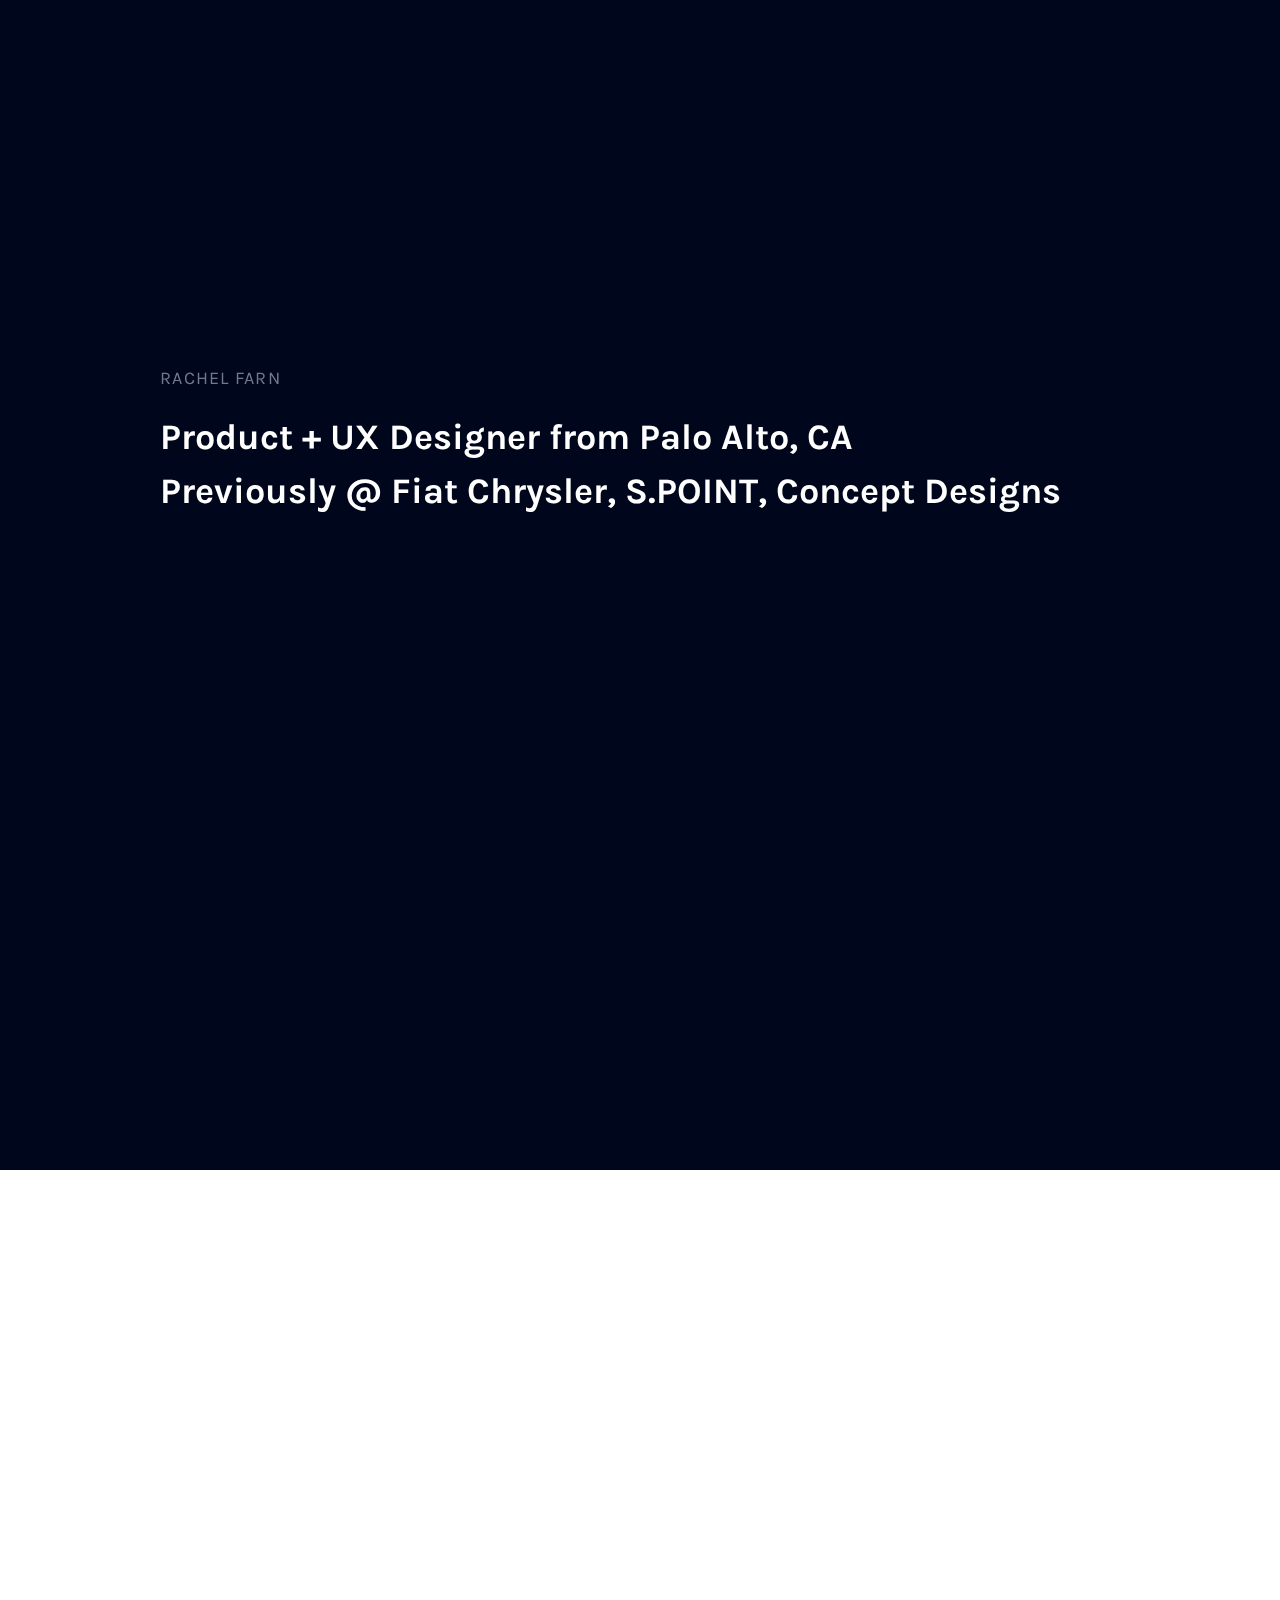
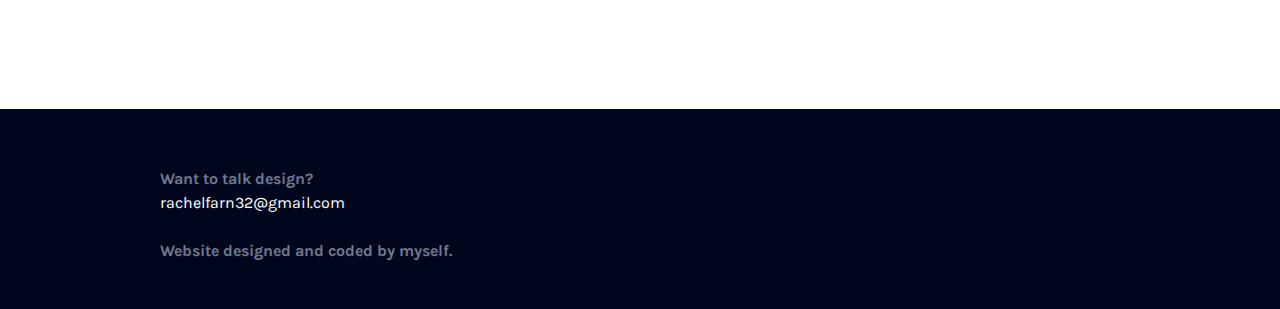
<file: index.html>
<!DOCTYPE html>
<html lang="en">
  <head>
    <meta charset="UTF-8" />
    <meta name="viewport" content="width=device-width, initial-scale=1.0" />
    <meta http-equiv="X-UA-Compatible" content="ie=edge" />
    <link rel="stylesheet" href="css/normalize.css" />
    <link
      href="https://fonts.googleapis.com/css2?family=Karla:wght@400;700&family=Roboto:wght@400;700&display=swap"
      rel="stylesheet"
    />
    <link rel="stylesheet" href="css/styles.css" />
    <title>RFarn</title>
  </head>
  <body>
    <nav></nav>
    <div class="nav-left" id="landing-nav-left">
      <a href="index.html" class="logo">RFarn</a>
    </div>
    <div class="nav-right" id="landing-nav-right">
      <div class="hamburger-icon">
        <div id="icon-top"></div>
        <div id="icon-bottom"></div>
      </div>
    </div>
    <div class="desktop-menu" id="landing-desktop-menu">
      <a href="work.html">Work</a>
      <a href="about.html">About</a>
      <a href="contact.html">Contact</a>
    </div>
    <header class="landing">
      <div class="landing-top">
        <div class="landing-intro">
          <h1>Rachel Farn</h1>
          <h2>Product + UX Designer from Palo Alto, CA</h2>
          <h2>Previously @ 
            <a href="https://www.fcagroup.com/en-US/Pages/home.aspx" target="_blank" id="fca-link">Fiat Chrysler</a>, 
            <a href="http://www.spointdesign.com/en/" target="_blank"  id="spoint-link">S.POINT</a>, 
            <a href="http://www.conceptdesignsinc.com/" target="_blank" id="concept-link">Concept Designs</a>
          </h2>
        </div>
        <span class="arrow">&#8595; scroll</span>
      </div>
    </header>
    <main class="main-content">
      <div class="page-content landing-page-content">
        <div class="landing-work-section">
          <div class="subtitle-image will-fade" id="subtitle-image-2">
            <div class="image-background">
              <img src="media/landing_middle.png" class="image-bottom" id="image-bottom-2">
              <div class="image-block" id="image-block-2"></div>
            </div>
            <img src="media/landing_top.png" class="image-top" id="image-top-2">
          </div>
          <p class="subtitle landing-subtitle">
            <span class="bold-subtitle will-fade">
              Testing the boundaries of user interactions and creating innovative product experiences.
            </span>
            <!-- <span class="small-subtitle will-fade"> 
              Preview my top projects below or check out my work page for a list of all recent projects.
            </span> -->
            <a href="work.html" class="will-fade">view all work</a>
          </p>
        </div>
        <div class="scroll-outer">
          <div class="scroll-inner">
            <div class="desktop-project-preview-container">
              <div class="preview-nav">
                <button id="button-1"></button>
                <button id="button-2"></button>
                <button id="button-3"></button>
              </div>
              <div class="desktop-project-preview" id="impressions-project-preview"> 
                <div class="left-project-preview">
                  <div class="landing-project-info">
                    <h2>Mobile App Plugin, Service Design</h2>
                    <h1>Impressions</h1>
                    <p>
                      I worked on a team to develop a digital service startup concept in the form of a plugin for dating apps. The plugin uses location and profile information to recommend events for dates.
                    </p>
                  </div>
                  <a href="projects/impressions.html" id="impressions-full-project">
                    view full project
                  </a>
                </div>
                <div class="right-project-preview">
                  <img src="media/impressions.jpg">
                </div>
              </div>
              <div class="desktop-project-preview" id="portal-project-preview">
                <div class="left-project-preview">
                  <div class="landing-project-info">
                    <h2>Company Portal, UX Design</h2>
                    <h1>Patent Portal</h1>
                    <p>
                      I designed the information architecture and interface of a client-facing portal for the delivery of patent services and worked alongside lawyers to learn about patent process and workflows in the process.
                    </p>
                  </div>
                  <a href="projects/portal.html" id="portal-full-project">
                    view full project
                  </a>
                </div>
                <div class="right-project-preview">
                  <img src="media/portal.jpg">
                </div>
              </div>
              <div class="desktop-project-preview" id="fca-project-preview">
                <div class="left-project-preview">
                  <div class="landing-project-info">
                    <h2>UX Internship</h2>
                    <h1>Fiat Chrysler AI Concept</h1>
                    <p>
                      I researched in the spaces of Artificial Intelligence (AI), Millennials, and Generation Z and created an in-vehicle AI system aimed at combatting mental health in modern users.
                    </p>
                  </div>
                  <a href="projects/fca.html" id="fca-full-project">
                    view full project
                  </a>
                </div>
                <div class="right-project-preview">
                  <img src="media/fca.jpg">
                </div>
              </div>
            </div>
          </div>
        </div>
        <div class="landing-about-section">
          <div class="subtitle-image will-fade" id="subtitle-image-1">
            <div class="image-background">
              <img src="media/landing_middle-02.png" class="image-bottom" id="image-bottom-1">
              <div class="image-block" id="image-block-1"></div>
            </div>
            <img src="media/landing_top-02.png" class="image-top" id="image-top-1">
          </div>
          <div class="desktop-subtitle">
            <p class="subtitle landing-subtitle">
              <span class="bold-subtitle will-fade">
                A designer with a passion for user-centered design, a problem-solving approach, and a strong growth mindset.
              </span>
              <a href="about.html" class="will-fade">more about me</a>
            </p>
          </div>
        </div>
        <div class="mobile-project-preview">
          <div class="preview">
            <a href="projects/impressions.html"><img src="media/impressions.jpg" id="impressions-preview" alt="" /></a>
            <div class="preview-info">
              <h1>Impressions</h1>
              <h2>Mobile App Plugin, Service Design</h2>
            </div>
          </div>
          <div class="preview">
            <a href="projects/portal.html"><img src="media/portal.jpg" alt="" /></a>
            <div class="preview-info">
              <h1>Patent Portal</h1>
              <h2>Company Portal, UX Design</h2>
            </div>
          </div>
          <div class="preview">
            <a href="projects/fca.html"><img src="media/fca.jpg" alt="" /></a>
            <div class="preview-info">
              <h1>Fiat Chrysler AI Concept</h1>
              <h2>UX Internship</h2>
            </div>
          </div>
        </div> 
      </div>
    </main>
    <div class="side-menu">
      <div class="top-nav">
        <div class="hamburger-icon-close">
          <div></div>
          <div></div>
        </div>
      </div>
      <div class="pages">
        <a href="work.html">Work</a>
        <a href="about.html">About</a>
        <a href="contact.html">Contact</a>
      </div>
    </div>
    <footer>
      <div class="footer-text">
        <div class="email">
          <h1>Want to talk design?</h1>
          <a href="mailto:rachelfarn32@gmail.com">rachelfarn32@gmail.com</a>
        </div>
        <div class="note">
          Website designed and coded by myself.
        </div>
      </div>
    </footer>
    <script src="js/script.js"></script>
    <script src="js/landing.js"></script>
  </body>
</html>
</file>
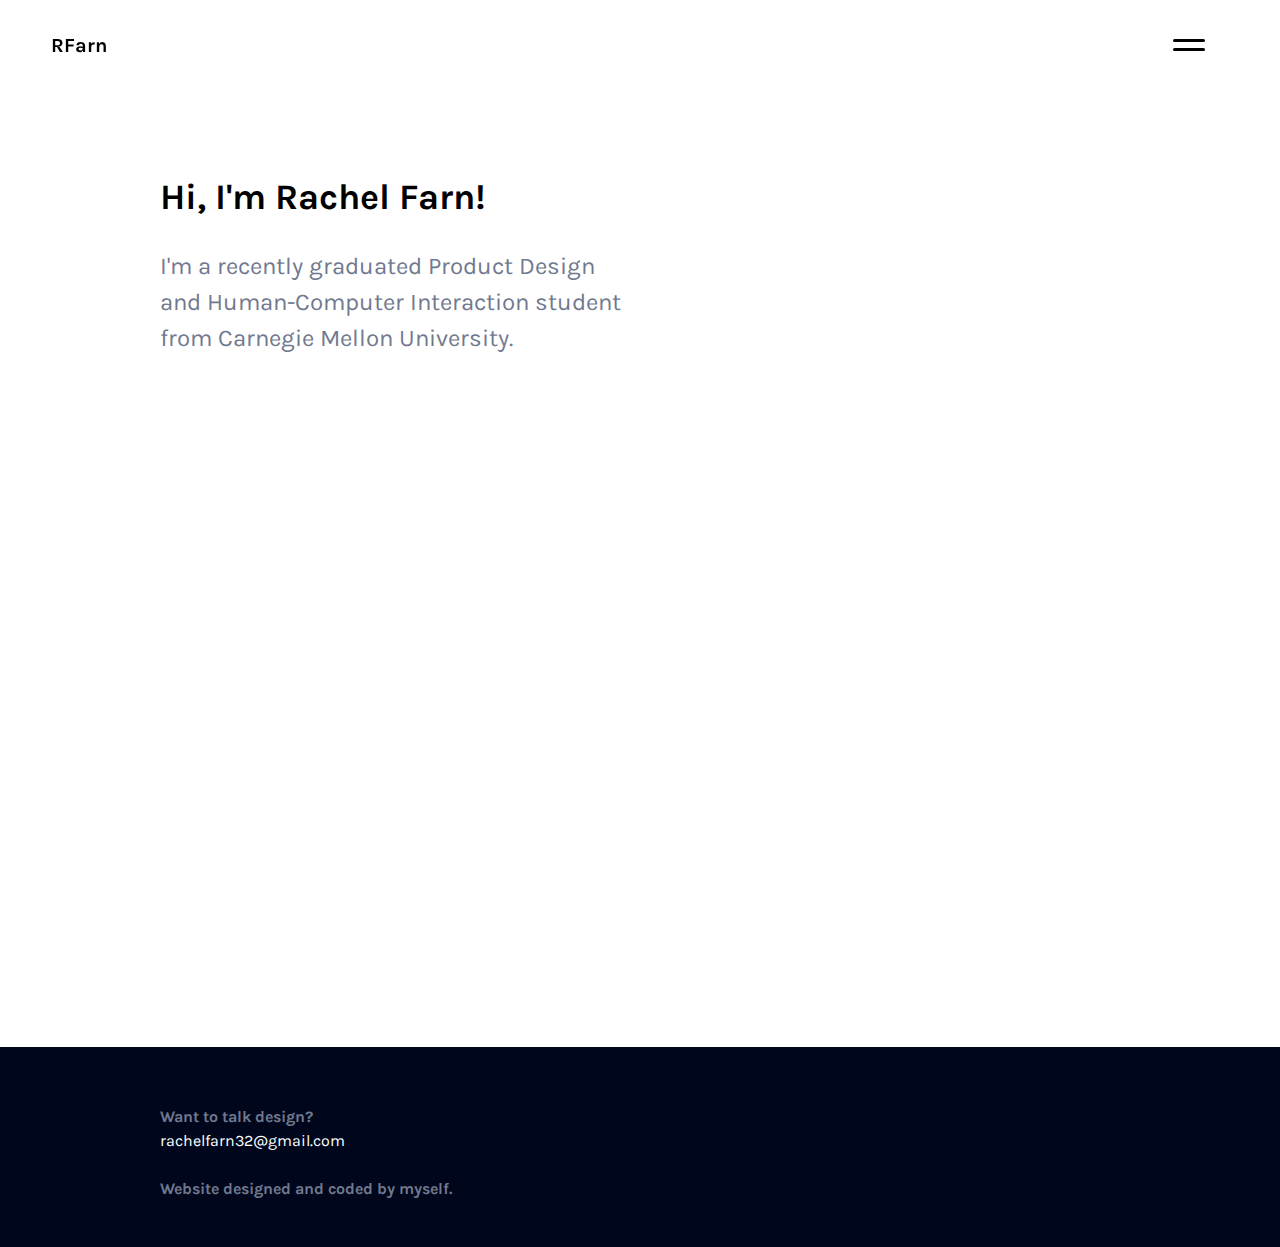
<file: about.html>
<!DOCTYPE html>
<html lang="en">
  <head>
    <meta charset="UTF-8" />
    <meta name="viewport" content="width=device-width, initial-scale=1.0" />
    <meta http-equiv="X-UA-Compatible" content="ie=edge" />
    <link rel="stylesheet" href="css/normalize.css" />
    <link
      href="https://fonts.googleapis.com/css2?family=Karla:wght@400;700&family=Roboto:wght@400;700&display=swap"
      rel="stylesheet"
    />
    <link rel="stylesheet" href="css/styles.css" />
    <link rel="stylesheet" href="css/about.css" />
    <title>RFarn</title>
  </head>
  <body>
    <main class="main-content">
      <div class="nav-left">
        <a href="index.html" class="logo">RFarn</a>
      </div>
      <div class="nav-right">
        <div class="hamburger-icon">
          <div id="icon-top"></div>
          <div id="icon-bottom"></div>
        </div>
      </div>
      <div class="desktop-menu">
        <a href="work.html">Work</a>
        <a href="about.html">About</a>
        <a href="contact.html">Contact</a>
      </div>
      <div class="page-content">
        <div class="desktop-subtitle">
          <p class="subtitle">
            <span class="bold-subtitle">Hi, I'm Rachel Farn!</span>
            <span class="small-subtitle"> I'm a recently
            graduated Product Design and Human-Computer Interaction student from Carnegie Mellon University. </span>
          </p>
        </div>
        <div class="about-content">
          <div class="about-image">
            <img src="media/rachel.jpg" alt="" />
          </div>
          <div class="about-text">
            <p>
              My education and work experiences have taught me the need for
              constant learning and evolving in the career of a designer. I
              believe that there is no formula to a good user experience and
              every project provides an opportunity for discovery.
            </p>
            <p>
              With a passion for user-centered design, a problem solving
              approach, and a strong growth mindset, my intent is to test the
              boundaries of user interactions and create innovative product
              experiences.
            </p>
            <a
              href="https://drive.google.com/file/d/1Ih01I3--AVCB7jWaz0PRRXqP3g-o2zo1/view?usp=sharing"
              target="_blank"
              >
              view my resume
            </a
            >
          </div>
        </div>
      </div>
    </main>
    <div class="side-menu">
      <div class="top-nav">
        <div class="hamburger-icon-close">
          <div></div>
          <div></div>
        </div>
      </div>
      <div class="pages">
        <a href="work.html">Work</a>
        <a href="about.html">About</a>
        <a href="contact.html">Contact</a>
      </div>
    </div>
    <footer>
      <div class="footer-text">
        <div class="email">
          <h1>Want to talk design?</h1>
          <a href="mailto:rachelfarn32@gmail.com">rachelfarn32@gmail.com</a>
        </div>
        <div class="note">
          Website designed and coded by myself.
        </div>
      </div>
    </footer>
    <script src="js/script.js"></script>
    <script src="js/main_nav.js"></script>
  </body>
</html>
</file>
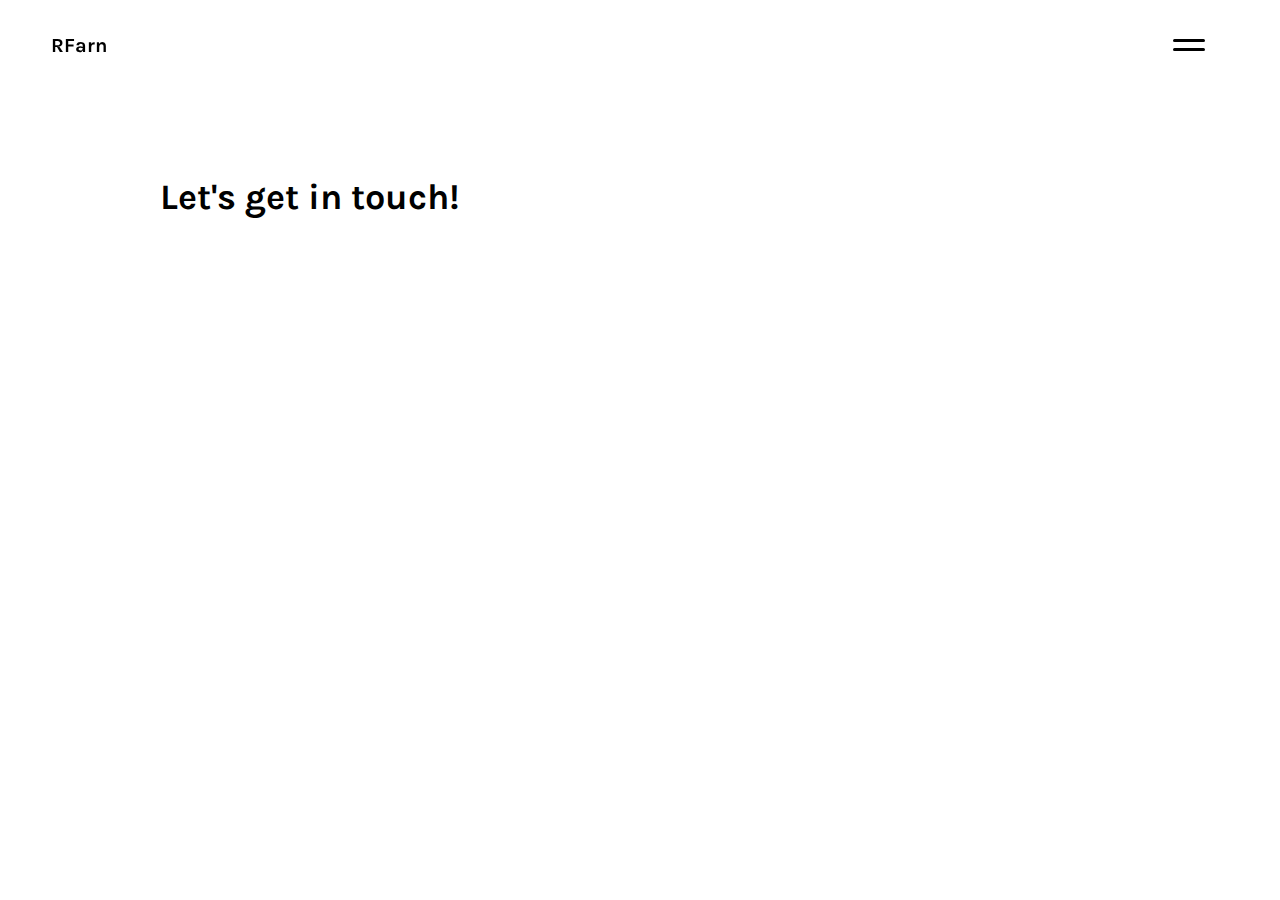
<file: contact.html>
<!DOCTYPE html>
<html lang="en">
  <head>
    <meta charset="UTF-8" />
    <meta name="viewport" content="width=device-width, initial-scale=1.0" />
    <meta http-equiv="X-UA-Compatible" content="ie=edge" />
    <link rel="stylesheet" href="css/normalize.css" />
    <link rel="stylesheet" href="https://cdnjs.cloudflare.com/ajax/libs/font-awesome/4.7.0/css/font-awesome.min.css">
    <link
      href="https://fonts.googleapis.com/css2?family=Karla:wght@400;700&family=Roboto:wght@400;700&display=swap"
      rel="stylesheet"
    />
    <link rel="stylesheet" href="css/styles.css" />
    <link rel="stylesheet" href="css/contact.css" />
    <title>RFarn</title>
  </head>
  <body>
    <main class="main-content">
      <div class="nav-left">
        <a href="index.html" class="logo">RFarn</a>
      </div>
      <div class="nav-right">
        <div class="hamburger-icon">
          <div id="icon-top"></div>
          <div id="icon-bottom"></div>
        </div>
      </div>
      <div class="desktop-menu">
        <a href="work.html">Work</a>
        <a href="about.html">About</a>
        <a href="contact.html">Contact</a>
      </div>
      <div class="page-content">
        <div class="desktop-subtitle">
          <p class="subtitle">
            Let's get in touch!
          </p>
        </div>
        <div class="contact-text">
          <div class="contact-info">
            <h1>Want to talk design?</h1>
            <a href="mailto:rachelfarn32@gmail.com">rachelfarn32@gmail.com</a>
          </div>
          <div class="contact-info">
            <h1>Social</h1>
            <div class="social-links">
              <a href="https://www.linkedin.com/in/rachelfarn/" target="_blank">
                <i class="fa fa-linkedin-square"></i>
              </a>
              <a href="https://dribbble.com/rfarn" target="_blank">
                <img src="media/dribbble-ball-icon.png" alt="" id="dribbble" />
              </a>
            </div>
          </div>
        </div>
      </div>
    </main>
    <div class="side-menu">
      <div class="top-nav">
        <div class="hamburger-icon-close">
          <div></div>
          <div></div>
        </div>
      </div>
      <div class="pages">
        <a href="work.html">Work</a>
        <a href="about.html">About</a>
        <a href="contact.html">Contact</a>
      </div>
    </div>
    <script src="js/script.js"></script>
    <script src="js/main_nav.js"></script>
  </body>
</html>
</file>
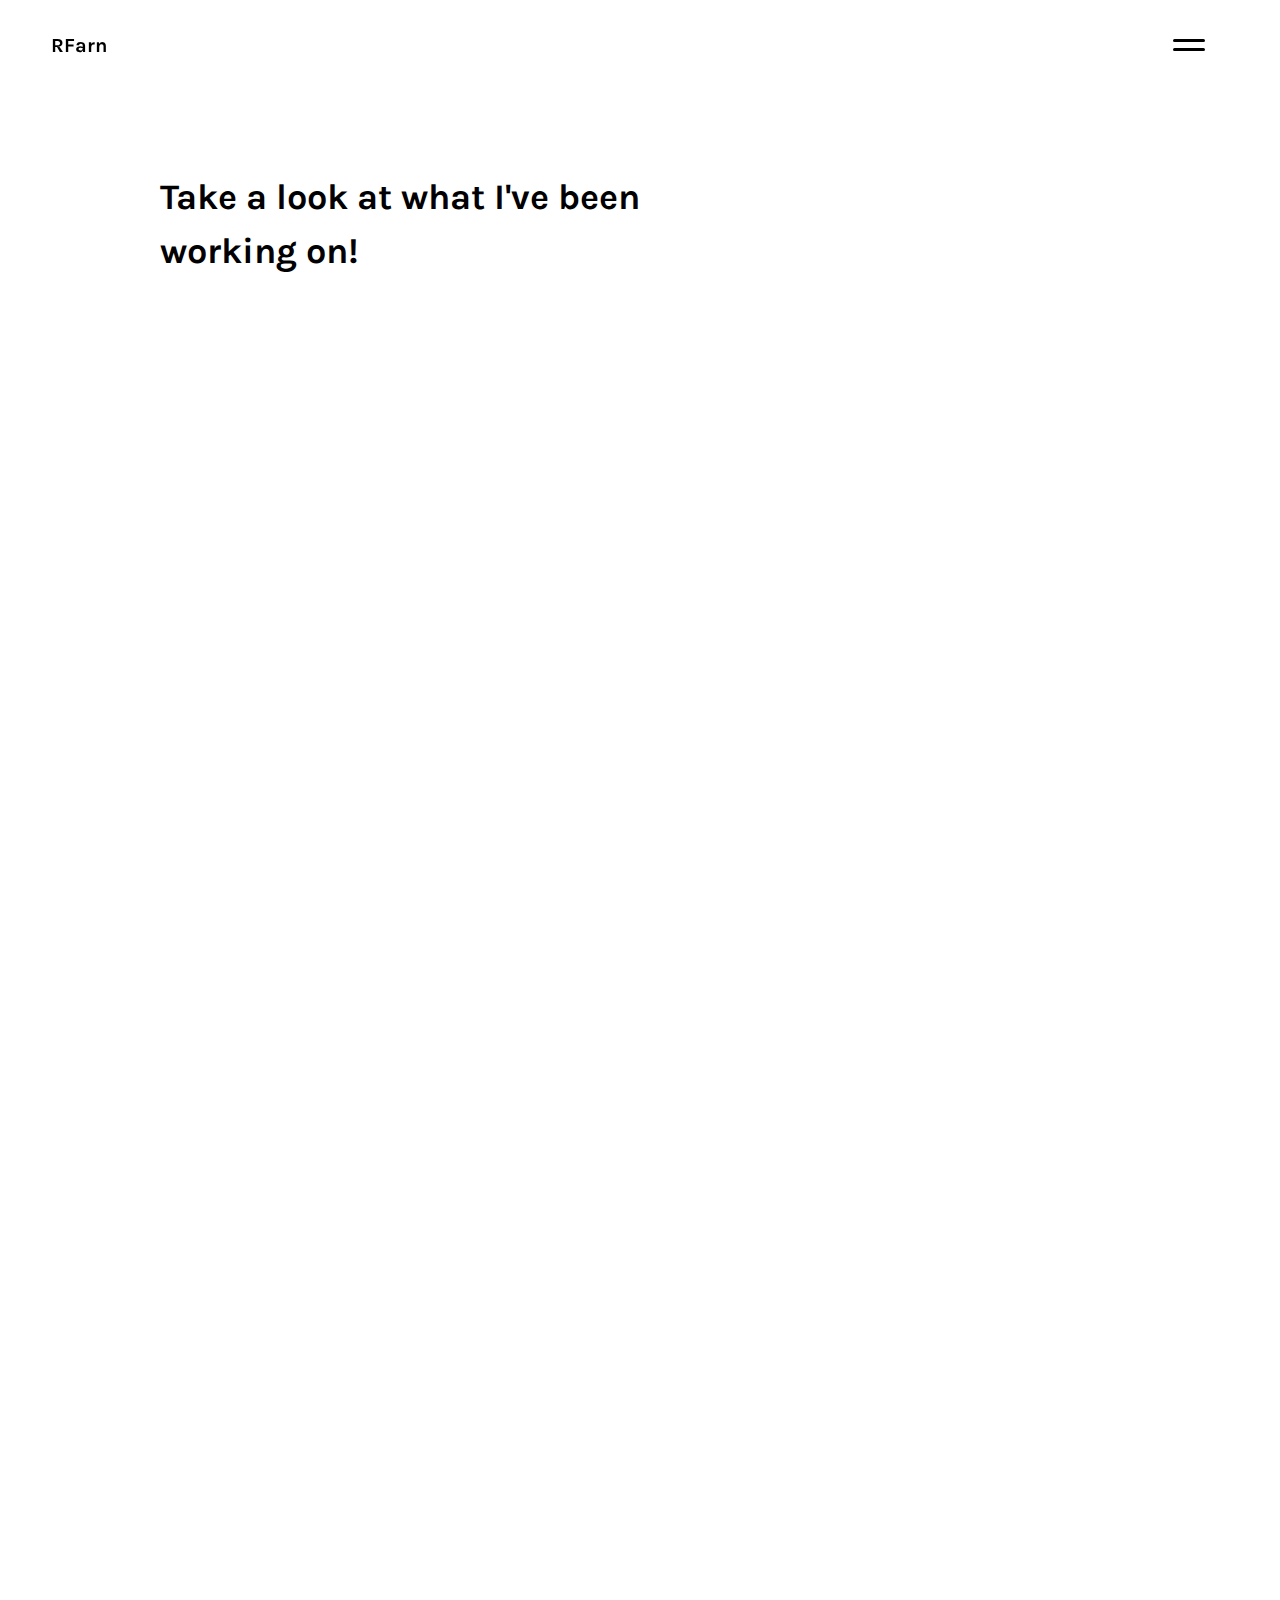
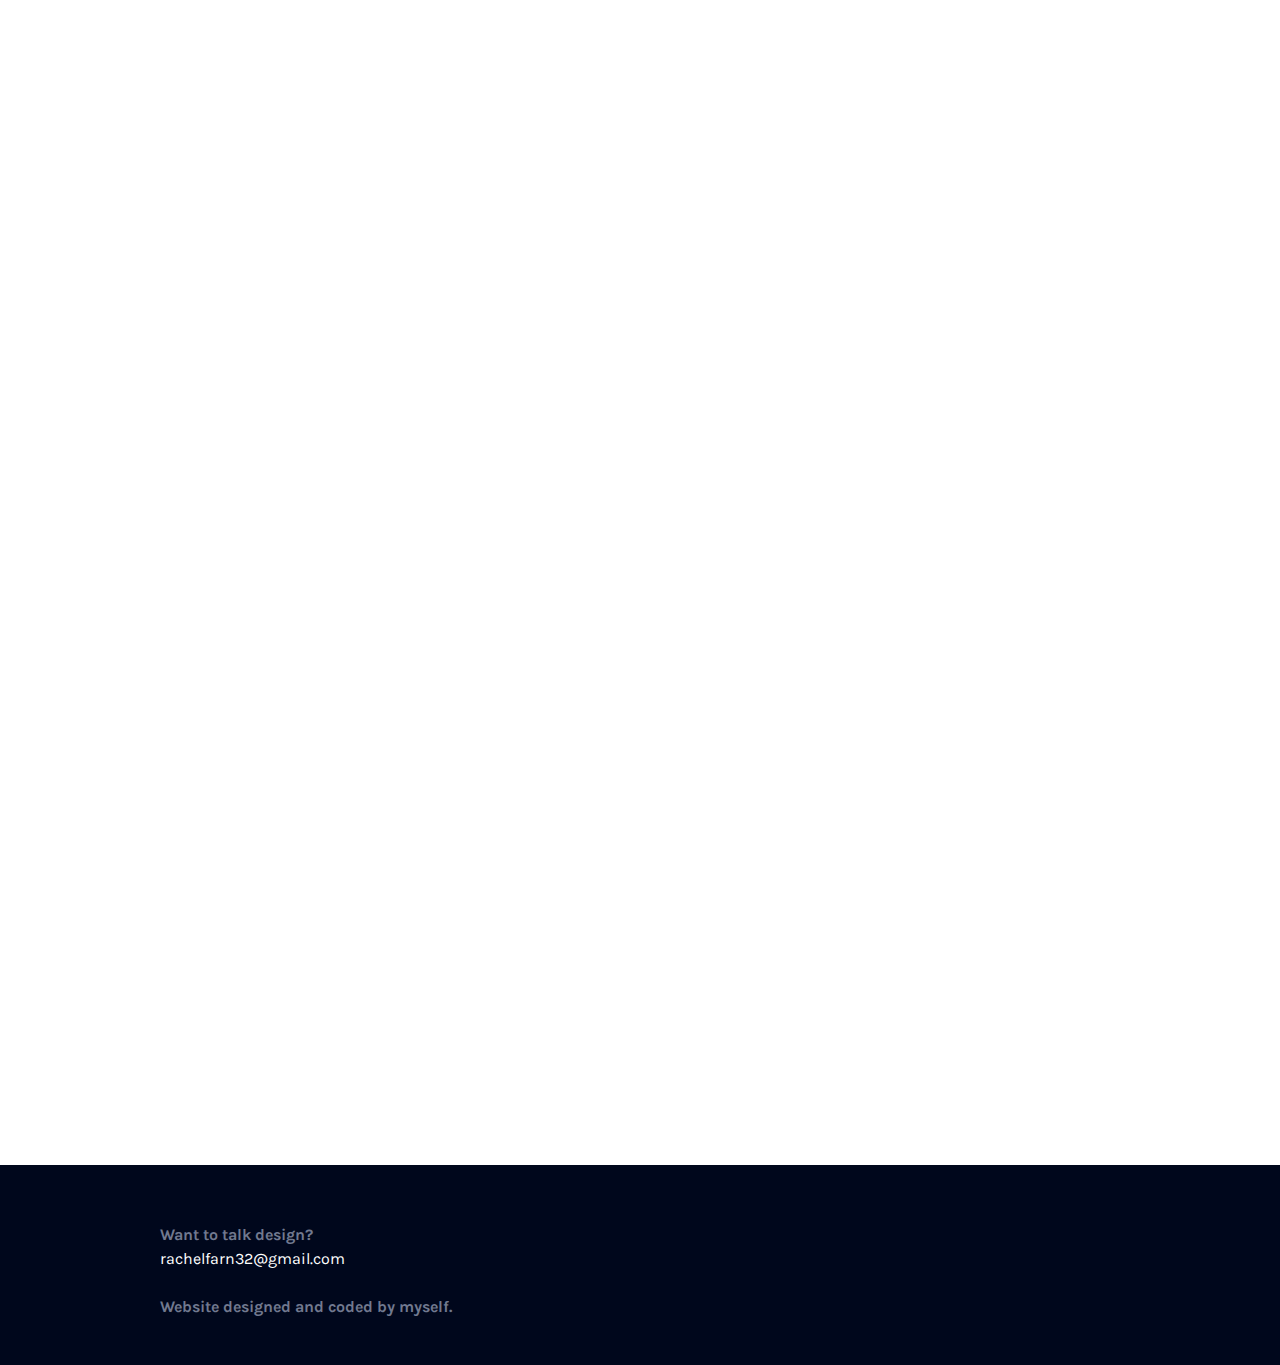
<file: work.html>
<!DOCTYPE html>
<html lang="en">
  <head>
    <meta charset="UTF-8" />
    <meta name="viewport" content="width=device-width, initial-scale=1.0" />
    <meta http-equiv="X-UA-Compatible" content="ie=edge" />
    <link rel="stylesheet" href="css/normalize.css" />
    <link
      href="https://fonts.googleapis.com/css2?family=Karla:wght@400;700&family=Roboto:wght@400;700&display=swap"
      rel="stylesheet"
    />
    <link rel="stylesheet" href="css/styles.css" />
    <link rel="stylesheet" href="css/work.css" />
    <title>RFarn</title>
  </head>
  <body>
    <main class="main-content">
      <div class="nav-left">
        <a href="index.html" class="logo">RFarn</a>
      </div>
      <div class="nav-right">
        <div class="hamburger-icon">
          <div id="icon-top"></div>
          <div id="icon-bottom"></div>
        </div>
      </div>
      <div class="desktop-menu">
        <a href="work.html">Work</a>
        <a href="about.html">About</a>
        <a href="contact.html">Contact</a>
      </div>
      <div class="page-content">
        <div class="desktop-subtitle">
          <p class="subtitle">
            Take a look at what I've been working on!
          </p>
        </div>
        <div class="project-grid">
          <div class="project">
            <a href="projects/impressions.html" class="project-image-container">
              <img
                src="media/impressions.jpg"
                alt="Impressions"
                id="thumbnail-1"
                class="project-image"
              />
            </a>
            <h1 class="project-title">Impressions</h1>
            <h2 class="project-title">Mobile App Plugin, Service Design</h2>
          </div>
          <div class="project">
            <a href="projects/portal.html" class="project-image-container">
              <img
                src="media/portal.jpg"
                alt="Patent portal"
                id="thumbnail-2"
                class="project-image"
              />
            </a>
            <h1 class="project-title">Patent Portal</h1>
            <h2 class="project-title">Company Portal, UX Design</h2>
          </div>
          <div class="project">
            <a href="projects/zoom.html" class="project-image-container">
              <img
                src="media/zoom.png"
                alt="Zoom"
                id="thumbnail-3"
                class="project-image"
              />
            </a>
            <h1 class="project-title">Zoom Case Study</h1>
            <h2 class="project-title">Feature Design</h2>
          </div>
          <div class="project">
            <a href="projects/fca.html" class="project-image-container">
              <img
                src="media/fca.jpg"
                alt="FCA AI Concept"
                id="thumbnail-4"
                class="project-image"
            /></a>
            <h1 class="project-title">Fiat Chrysler AI Concept</h1>
            <h2 class="project-title">UX Internship</h2>
          </div>
          <div class="project">
            <a href="projects/spoint.html" class="project-image-container">
              <img
                src="media/spoint.jpg"
                alt="S.POINT"
                id="thumbnail-5"
                class="project-image"
              />
            </a>
            <h1 class="project-title">S.POINT</h1>
            <h2 class="project-title">Product Design Internship</h2>
          </div>
          <div class="project">
            <a href="projects/fakenews.html" class="project-image-container">
              <img
                src="media/fakenews.jpg"
                alt="Fake News Literacy"
                id="thumbnail-6"
                class="project-image"
              />
            </a>
            <h1 class="project-title">Fake News Literacy</h1>
            <h2 class="project-title">Educational kiosk, Product + UX Design</h2>
          </div>
          <div class="project">
            <a href="projects/thirdspace.html" class="project-image-container">
              <img
                src="media/acclimate.jpg"
                alt="The Third Space"
                id="thumbnail-7"
                class="project-image"
              />
            </a>
            <h1 class="project-title">The Third Space</h1>
            <h2 class="project-title">
              In-vehicle System, UX Design
            </h2>
          </div>
          <div class="project">
            <a href="projects/edge.html" class="project-image-container">
              <img
                src="media/edge.jpg"
                alt="Edge"
                id="thumbnail-8"
                class="project-image"
              />
            </a>
            <h1 class="project-title">Edge</h1>
            <h2 class="project-title">Mobile App Design</h2>
          </div>
          <!-- <div class="project">
            <a href="projects/bridge.html" class="project-image-container">
              <img
                src="media/bridge.jpg"
                alt="The Bridge"
                id="thumbnail-9"
                class="project-image"
              />
            </a>
            <h1 class="project-title">The Bridge</h1>
            <h2 class="project-title">Mobile App Redesign</h2>
          </div> -->
        </div>
      </div>
    </main>
    <div class="side-menu">
      <div class="top-nav">
        <div class="hamburger-icon-close">
          <div></div>
          <div></div>
        </div>
      </div>
      <div class="pages">
        <a href="work.html">Work</a>
        <a href="about.html">About</a>
        <a href="contact.html">Contact</a>
      </div>
    </div>
    <footer>
      <div class="footer-text">
        <div class="email">
          <h1>Want to talk design?</h1>
          <a href="mailto:rachelfarn32@gmail.com">rachelfarn32@gmail.com</a>
        </div>
        <div class="note">
          Website designed and coded by myself.
        </div>
      </div>
    </footer>
    <script src="js/script.js"></script>
    <script src="js/main_nav.js"></script>
  </body>
</html>
</file>
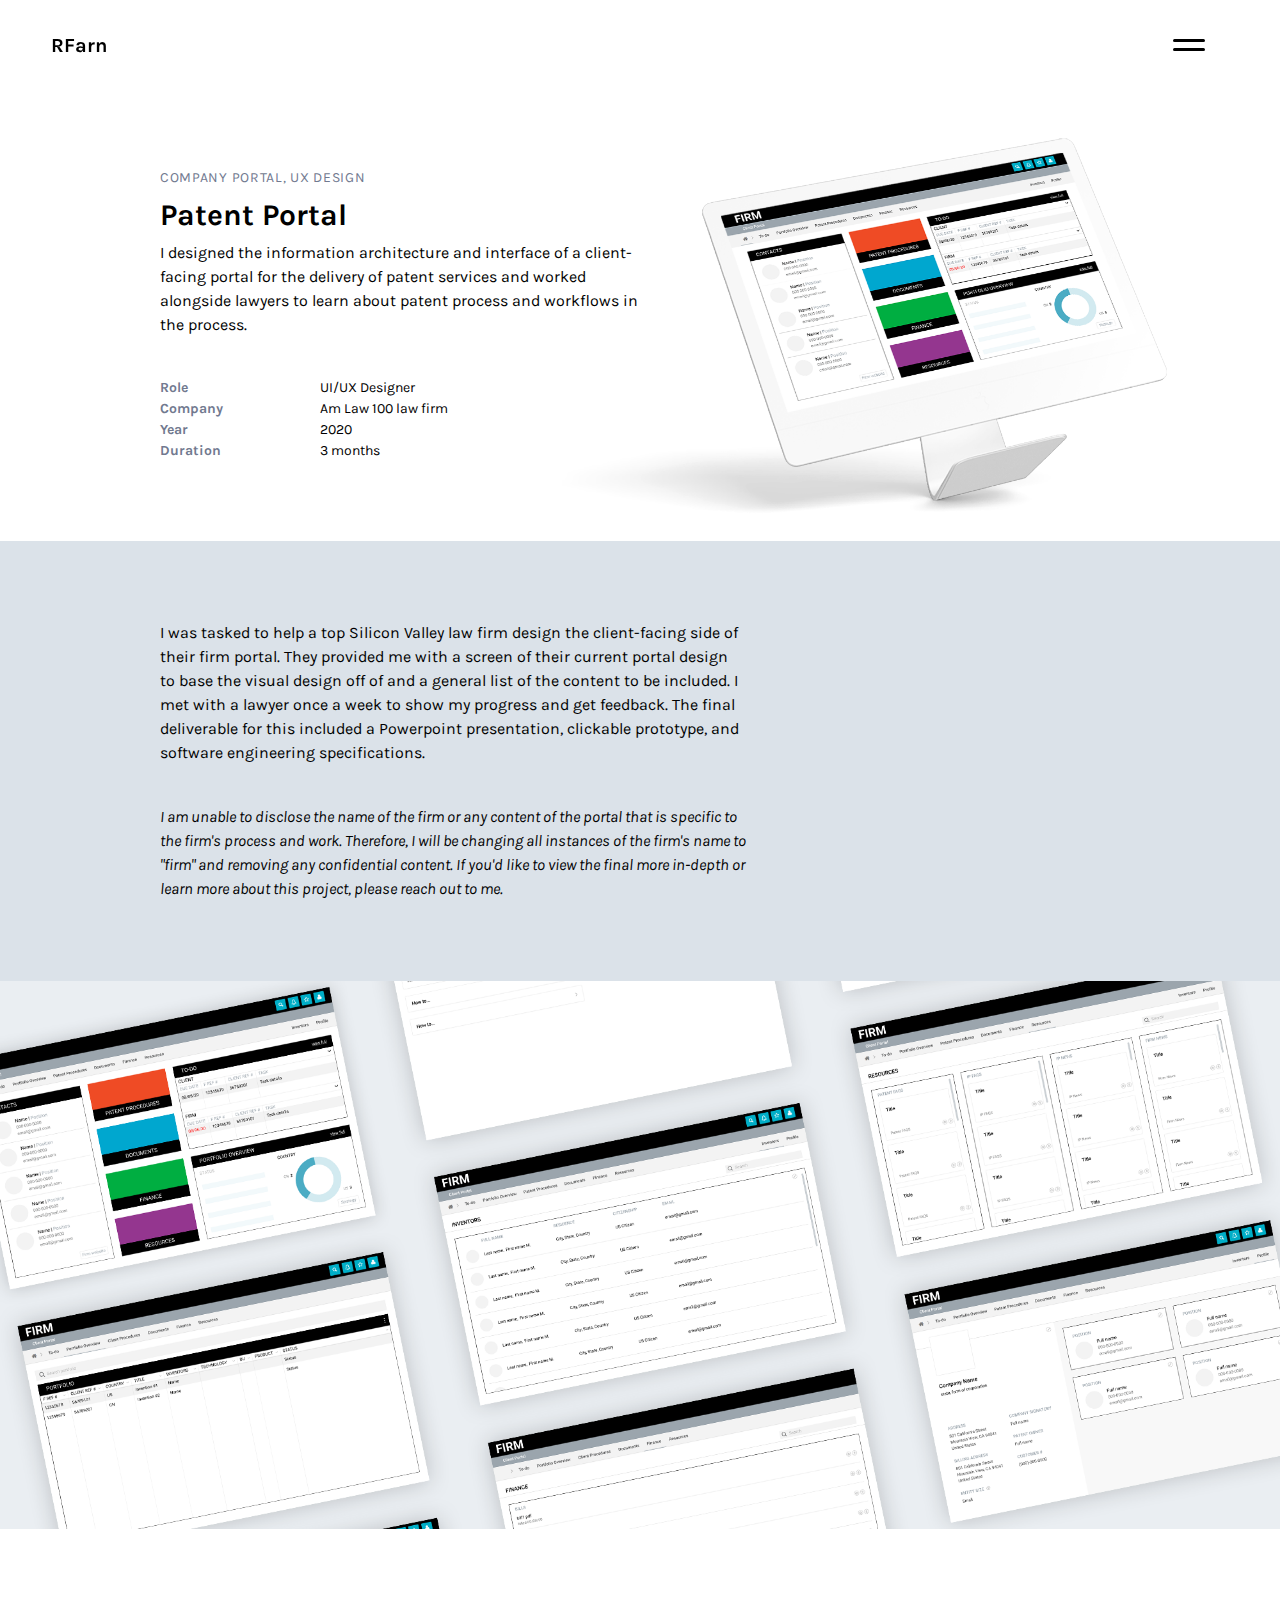
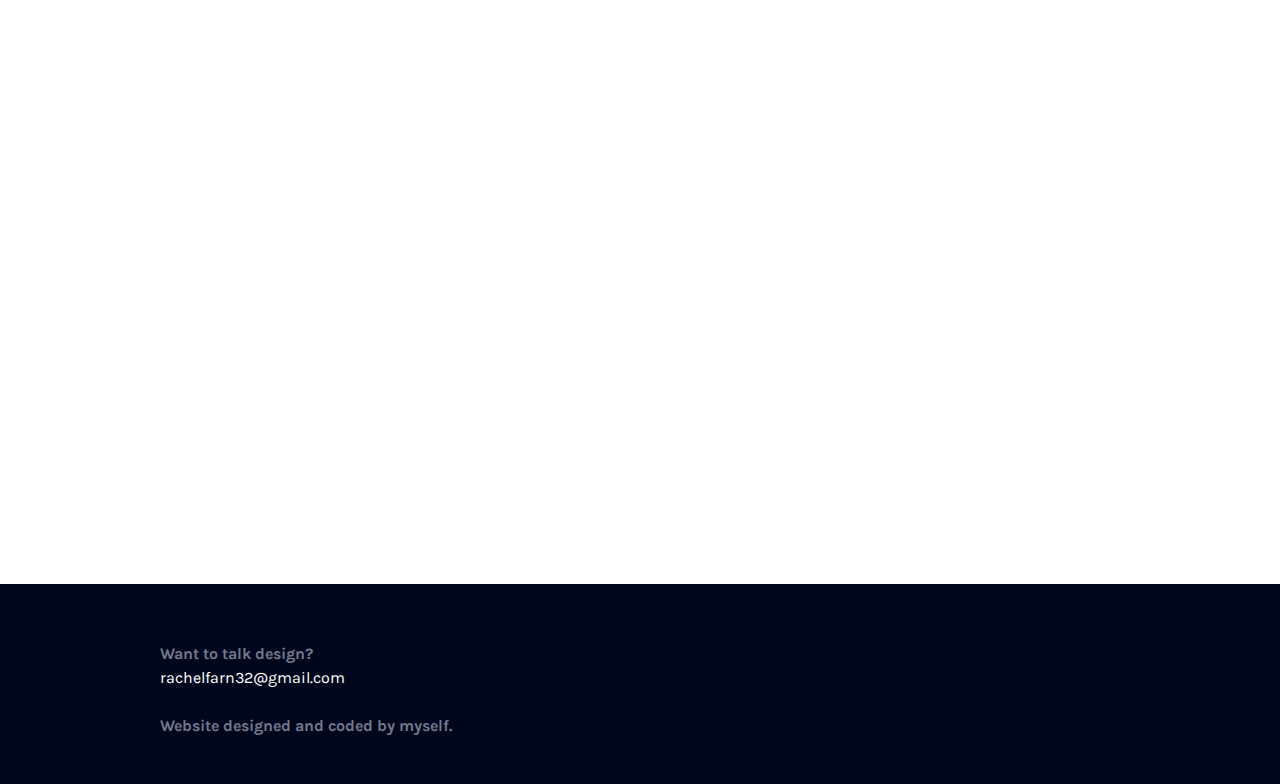
<file: projects/portal.html>
<!DOCTYPE html>
<html  lang="en">
<head>
	<meta charset="UTF-8" />
  <meta name="viewport" content="width=device-width, initial-scale=1.0" />
  <meta http-equiv="X-UA-Compatible" content="ie=edge" />
  <link rel="stylesheet" href="../css/normalize.css" />
  <link
    href="https://fonts.googleapis.com/css2?family=Karla:wght@400;700&family=Roboto:wght@400;700&display=swap"
    rel="stylesheet"
  />
  <link rel="stylesheet" href="../css/styles.css" />
  <link rel="stylesheet" href="../css/project.css" />
	<title>RFarn</title>
</head>
<body>
	<main class="main-content">
		<div class="nav-left">
      <a href="../index.html" class="logo">RFarn</a>
    </div>
    <div class="nav-right">
      <div class="hamburger-icon">
        <div id="icon-top"></div>
        <div id="icon-bottom"></div>
      </div>
    </div>
    <div class="desktop-menu">
      <a href="../work.html">Work</a>
      <a href="../about.html">About</a>
      <a href="../contact.html">Contact</a>
    </div>
    <div class="project-page-content">
    	<div class="hero-image" id="portal-hero-image">
        <div class="hero-image-cover"></div>
        <div class="project-info">
          <h2>Company Portal, UX Design</h2>
          <h1>Patent Portal</h1>
          <p>
            I designed the information architecture and interface of a client-facing portal for the delivery of patent services and worked alongside lawyers to learn about patent process and workflows in the process.
          </p>
          <div class="details">
            <ul>
              <li class="details-label">Role</li>
              <li class="details-info">UI/UX Designer</li>
              <li class="details-label">Company</li>
              <li class="details-info">Am Law 100 law firm</li>
              <li class="details-label">Year</li>
              <li class="details-info">2020</li>
              <li class="details-label">Duration</li>
              <li class="details-info">3 months</li>
            </ul>
          </div>
        </div>
      </div>
      <div class="summary" id="portal-summary">
        <div class="context-container">
          <p class="context">
            I was tasked to help a top Silicon Valley law firm design the client-facing side of their firm portal. They provided me with a screen of their current portal design to base the visual design off of and a general list of the content to be included. I met with a lawyer once a week to show my progress and get feedback. The final deliverable for this included a Powerpoint presentation, clickable prototype, and software engineering specifications.
          </p>
          <p class="context" id="spoint-disclaimer">
            I am unable to disclose the name of the firm or any content of the portal that is specific to the firm's process and work. Therefore, I will be changing all instances of the firm's name to "firm" and removing any confidential content. If you'd like to view the final more in-depth or learn more about this project, please reach out to me.
          </p>
        </div>
      </div>
      <div class="divider-photo">
        <img src="../media/portal3.png" alt="" />
      </div>
      <div class="process-section will-fade">
        <h1>Portal content</h1>
        <p>
          During the first meeting, I was given an overview of the patent process and provided a general list of the types of information and content to be included in the portal. I began my process by brainstorming different ways to group and organize the information.
        </p>
        <div class="single-process-image">
          <img src="../media/process/portal_content1.svg" alt="Information grouping 1" class="modal-image"/>
          <div class="caption">
            Organizing information based on content type — teams, cases/project, other materials.
          </div>
        </div>
        <div class="single-process-image">
          <img src="../media/process/portal_content2.svg" alt="Information grouping 1" class="modal-image"/>
          <div class="caption">
            Organizing information based on client use — can only view, can edit, can download or interact with more.
          </div>
        </div>
        <div class="single-process-image">
          <img src="../media/process/portal_content3.svg" alt="Information grouping 1" class="modal-image"/>
          <div class="caption">
            Organizing information based on actionability — current update, overall updates, other info.
          </div>
        </div>
      </div>
      <div class="process-section center-section grey-background will-fade">
        <h1>Home page</h1>
        <p>
          Based on the three brainstormed ways of organizing information, I created wireframes of the home page and explored potential components and features.
        </p>
        <div class="three-images">
          <img src="../media/process/portal_home1.svg" alt="Home page wireframe" class="modal-image"/>
          <img src="../media/process/portal_home2.svg" alt="Home page wireframe" class="modal-image"/>
          <img src="../media/process/portal_home3.svg" alt="Home page wireframe" class="modal-image"/>
        </div>
        <div class="caption" id="caption-alone">
          Wireframed layouts with information organized based on content type.
        </div>
        <div class="double-process-image stay-double">
          <div class="image-1">
            <img src="../media/process/portal_home4.svg" alt="Home page wireframe" class="modal-image"/>
          </div>
          <div class="image-2">
            <img src="../media/process/portal_home5.svg" alt="Home page wireframe" class="modal-image"/>
          </div>
        </div>
        <div class="caption" id="caption-alone">
          Wireframed layouts with information organized based on client use.
        </div>
        <div class="double-process-image stay-double">
          <div class="image-1">
            <img src="../media/process/portal_home6.svg" alt="Home page wireframe" class="modal-image"/>
          </div>
          <div class="image-2">
            <img src="../media/process/portal_home6.svg" alt="Home page wireframe" class="modal-image"/>
          </div>
        </div>
        <div class="caption" id="caption-alone">
          Wireframed layouts with information organized based on actionability.
        </div>
        <div class="insight center-insight">
          <div class="insight-label portal-insight-label">
            Feedback from firm
          </div>
          <div class="insight-text">
            It was important to have an accessible list of immediate contacts on the home page separate from any of the sections. </br>
            They also liked having more interactive boxes for the portfolio overview and to-do list since these were the most important sections and also held more information.
          </div>
        </div>
      </div>
      <div class="process-section will-fade">
        <h1>To-do list</h1>
        <p>
          Before making any decisions on the home page design, I wanted to design the individual sections of the portal. The first section was the to-do list, a list of tasks to be completed.</br></br>
          Some considerations for the design of this section included: </br>
          - Keeping an excel sheet format with set column headings</br>
					- Dividing tasks by substantive and administrative type tasks</br>
					- Clearly labeling what tasks were to be done by individuals from the firm vs. from the firm’s client</br></br>
					I started by ideating different ways to visually organize tasks by type.
        </p>
        <div class="three-images">
      		<div class="one-of-three">
      			<img src="../media/process/portal_todo1.svg" alt="To-do list wireframe" class="modal-image"/>
            <div class="caption">
              Separate task boxes.
          	</div>
      		</div>
          <div class="one-of-three">
      			<img src="../media/process/portal_todo2.svg" alt="To-do list wireframe" class="modal-image"/>
            <div class="caption">
             Separate task tabs.
          	</div>
      		</div>
          <div class="one-of-three">
      			<img src="../media/process/portal_todo3.svg" alt="To-do list wireframe" class="modal-image"/>
            <div class="caption">
              Separate task dropdowns.
          	</div>
      		</div>
        </div>
        <p class="mid-text">
         I then tried some more complex designs with more organization options and customization.
        </p>
        <div class="double-process-image stay-double">
          <div class="image-1">
            <img src="../media/process/portal_todo4.svg" alt="To-do list wireframe" class="modal-image"/>
            <div class="caption">
              Single task list with filter system.
            </div>
          </div>
          <div class="image-2">
            <img src="../media/process/portal_todo5.svg" alt="To-do list wireframe" class="modal-image"/>
            <div class="caption">
              Single task list with search bar.
            </div>
          </div> 
        </div>
        <div class="three-images">
          <img src="../media/process/portal_todo6.svg" alt="To-do list wireframe" class="modal-image"/>
          <img src="../media/process/portal_todo6b.svg" alt="To-do list wireframe" class="modal-image"/>
          <img src="../media/process/portal_todo6c.svg" alt="To-do list wireframe" class="modal-image"/>
        </div>
        <div class="caption" id="caption-alone">
          Multiple organization options — by task type, by task individual, by task due date.
        </div>
        <p class="mid-text">
         	Lastly, I explored some smaller details and indicators.
        </p>
        <div class="three-images">
      		<div class="one-of-three">
      			<img src="../media/process/portal_todo7.svg" alt="To-do list wireframe" class="modal-image"/>
            <div class="caption">
              Indicating task individual using one column.
          	</div>
      		</div>
          <div class="one-of-three">
      			<img src="../media/process/portal_todo8.svg" alt="To-do list wireframe" class="modal-image"/>
            <div class="caption">
             	Indicating task individual using colors.
          	</div>
      		</div>
          <div class="one-of-three">
      			<img src="../media/process/portal_todo9.svg" alt="To-do list wireframe" class="modal-image"/>
            <div class="caption">
              Indicating completed tasks.
          	</div>
      		</div>
        </div>
        <div class="insight">
          <div class="insight-label portal-insight-label">
            Feedback from firm
          </div>
          <div class="insight-text">
            They preferred the less complex designs that were more similar to the excel sheet system they currently used and felt the complex designs included extra, unneccessary elements.</br>
						Of the less complex designs, they liked the dropdown design.
          </div>
        </div>
      </div>
      <div class="process-section center-section grey-background will-fade">
        <h1>Portfolio overview</h1>
        <p>
          The next most important section was the portfolio overview. This section includes all the current and past portfolio cases of the firm’s client.</br></br>
          Some considerations for the design of this section included:</br>
					- Being able to group cases based on information</br>
					- Showing case progress</br>
					- Being able to view more in depth case information and details</br></br>
					My idea for this section was to include a general list of cases that could then be clicked on for more information on each case. I started by wireframing the general list and thinking of different ways to visually group cases.
        </p>
        <div class="three-images">
      		<div class="one-of-three">
      			<img src="../media/process/portal_portfolio1.svg" alt="Portfolio overview wireframe" class="modal-image"/>
            <div class="caption">
              Separate boxes for case groups.
          	</div>
      		</div>
          <div class="one-of-three">
      			<img src="../media/process/portal_portfolio2.svg" alt="Portfolio overview wireframe" class="modal-image"/>
            <div class="caption">
             	Lines dividing case groups.
          	</div>
      		</div>
          <div class="one-of-three">
      			<img src="../media/process/portal_portfolio3.svg" alt="Portfolio overview wireframe" class="modal-image"/>
            <div class="caption">
              Dropdown sections for case groups.
          	</div>
      		</div>
        </div>
        <div class="double-process-image stay-double">
          <div class="image-1">
            <img src="../media/process/portal_portfolio4.svg" alt="Portfolio overview wireframe" class="modal-image"/>
            <div class="caption">
              Separate tabs for case groups.
            </div>
          </div>
          <div class="image-2">
            <img src="../media/process/portal_portfolio5.svg" alt="Portfolio overview wireframe" class="modal-image"/>
            <div class="caption">
              Side navigation for case groups.
            </div>
          </div> 
        </div>
        <p class="mid-text">
        	I then moved on to design the layout of the subsequent page displaying biographic information, documents, updates, and other information for each individual case.
        </p>
        <div class="three-images">
      		<div class="one-of-three">
      			<img src="../media/process/portal_case1.svg" alt="Portfolio overview wireframe" class="modal-image"/>
      		</div>
          <div class="one-of-three">
      			<img src="../media/process/portal_case2.svg" alt="Portfolio overview wireframe" class="modal-image"/>
      		</div>
          <div class="one-of-three">
      			<img src="../media/process/portal_case3.svg" alt="Portfolio overview wireframe" class="modal-image"/>
      		</div>
        </div>
        <div class="insight center-insight">
          <div class="insight-label portal-insight-label">
            Feedback from firm
          </div>
          <div class="insight-text">
            They preferred the general list to be designed more similarly to the excel sheet they currently used — portfolio cases didn’t need to be grouped, but they wanted to integrate a column filtering system instead that would allow them to filter cases based on information. </br>
            For the individual cases, they wanted a separate pop-up so they could easily view the case information while also viewing the overall portfolio. They had no preferences for the layout of the individual case page as long as it clearly displayed the three sections.
          </div>
        </div>
      </div>
      <div class="process-section will-fade">
        <h1>Finalizing the to-do list and portfolio overview</h1>
        <p>
          Based on the firm’s feedback, I was able to finalize the two primary sections of the portal. I went ahead and prototyped the screens to fit the design system and visuals already determined for the portal.
        </p>
        <div class="three-images">
      		<div class="one-of-three">
      			<img src="../media/process/portal_finaltodo.svg" alt="To-do list screen" class="modal-image"/>
            <div class="caption">
              To-do list
          	</div>
      		</div>
          <div class="one-of-three">
      			<img src="../media/process/portal_finalportfolio.svg" alt="Portfolio overview screen" class="modal-image"/>
            <div class="caption">
             	Portfolio overview
          	</div>
      		</div>
          <div class="one-of-three">
      			<img src="../media/process/portal_finalcase.svg" alt="Individual portfolio case screen" class="modal-image"/>
            <div class="caption">
              Individual case window
          	</div>
      		</div>
        </div>
      </div>
      <div class="process-section center-section grey-background will-fade">
        <h1>Additional sections</h1>
        <p>
          With the primary sections completed, I moved on to design the rest of the sections. Based on the information and directions given by the firm, these sections were straight forward. With less iterations needed, I decided to start with more high fidelity prototypes and made a round of small edits based on the firm’s feedback.
        </p>
        <div class="three-images">
      		<div class="one-of-three">
      			<img src="../media/process/portal_resources.svg" alt="Resources screen" class="modal-image"/>
            <div class="caption">
              Resources - articles and news related to patent process and industry available for clients.
          	</div>
      		</div>
          <div class="one-of-three">
      			<img src="../media/process/portal_finance.svg" alt="Finance screen" class="modal-image"/>
            <div class="caption">
             	Finance - bills.
          	</div>
      		</div>
          <div class="one-of-three">
      			<img src="../media/process/portal_documents.svg" alt="Individual portfolio case screen" class="modal-image"/>
            <div class="caption">
              Documents - consolidation of all relevant documents, direct route to access documents provided in individual case windows.
          	</div>
      		</div>
        </div>
        <div class="three-images">
      		<div class="one-of-three">
      			<img src="../media/process/portal_inventors.svg" alt="Inventors screen" class="modal-image"/>
            <div class="caption">
              Inventors - list of client company’s inventors and their information.
          	</div>
      		</div>
          <div class="one-of-three">
      			<img src="../media/process/portal_profile.svg" alt="Client profile screen" class="modal-image"/>
            <div class="caption">
             	Client profile - client company’s information and important contacts.
          	</div>
      		</div>
          <div class="one-of-three">
      			<img src="../media/process/portal_clientprocedures.svg" alt="Client procedures screen" class="modal-image"/>
            <div class="caption">
              Client procedures - key patent procedures outlined for client companies.
          	</div>
      		</div>
        </div>
      </div>
      <div class="process-section will-fade">
        <h1>Finalizing the home page</h1>
        <p>
          With all the sections completed, I went back to designing the home page. Based on feedback from my previous wireframes, I had a clearer idea of how to divide the home page. Since the immediate contacts, to-do list, and portfolio overview were most important, I allocated more screen space to them. I also designed a preview for the portfolio overview and to-do list to give users quick access to some of the information within each section.
        </p>
        <div class="single-process-image">
          <img src="../media/process/portal_finalhome.svg" alt="Home screen" class="modal-image"/>
        </div>
      </div>
    </div>
    <div class="modal">
      <img src="">
    </div>
    <div class="modal">
      <img src="">
    </div>
    <div class="modal">
      <img src="">
    </div>
    <div class="modal">
      <img src="">
    </div>
    <div class="modal">
      <img src="">
    </div>
    <div class="modal">
      <img src="">
    </div>
    <div class="modal">
      <img src="">
    </div>
    <div class="modal">
      <img src="">
    </div>
    <div class="modal">
      <img src="">
    </div>
    <div class="modal">
      <img src="">
    </div>
    <div class="modal">
      <img src="">
    </div>
    <div class="modal">
      <img src="">
    </div>
    <div class="modal">
      <img src="">
    </div>
    <div class="modal">
      <img src="">
    </div>
    <div class="modal">
      <img src="">
    </div>
    <div class="modal">
      <img src="">
    </div>
    <div class="modal">
      <img src="">
    </div>
    <div class="modal">
      <img src="">
    </div>
    <div class="modal">
      <img src="">
    </div>
    <div class="modal">
      <img src="">
    </div>
    <div class="modal">
      <img src="">
    </div>
    <div class="modal">
      <img src="">
    </div>
    <div class="modal">
      <img src="">
    </div>
    <div class="modal">
      <img src="">
    </div>
    <div class="modal">
      <img src="">
    </div>
    <div class="modal">
      <img src="">
    </div>
    <div class="modal">
      <img src="">
    </div>
    <div class="modal">
      <img src="">
    </div>
    <div class="modal">
      <img src="">
    </div>
    <div class="modal">
      <img src="">
    </div>
    <div class="modal">
      <img src="">
    </div>
    <div class="modal">
      <img src="">
    </div>
    <div class="modal">
      <img src="">
    </div>
    <div class="modal">
      <img src="">
    </div>
    <div class="modal">
      <img src="">
    </div>
    <div class="modal">
      <img src="">
    </div>
    <div class="modal">
      <img src="">
    </div>
    <div class="modal">
      <img src="">
    </div>
    <div class="modal">
      <img src="">
    </div>
    <button class="back-to-top">
      <span class="project-arrow">&#8593;</span>
    </button>
	</main>
	<div class="side-menu">
    <div class="top-nav">
      <div class="hamburger-icon-close">
        <div></div>
        <div></div>
      </div>
    </div>
    <div class="pages">
      <a href="../work.html">Work</a>
      <a href="../about.html">About</a>
      <a href="../contact.html">Contact</a>
    </div>
  </div>
  <footer>
    <div class="footer-text">
      <div class="email">
        <h1>Want to talk design?</h1>
        <a href="mailto:rachelfarn32@gmail.com">rachelfarn32@gmail.com</a>
      </div>
      <div class="note">
        Website designed and coded by myself.
      </div>
    </div>
  </footer>
  <script src="../js/script.js"></script>
  <script src="../js/project.js"></script>
</body>
</html>
</file>
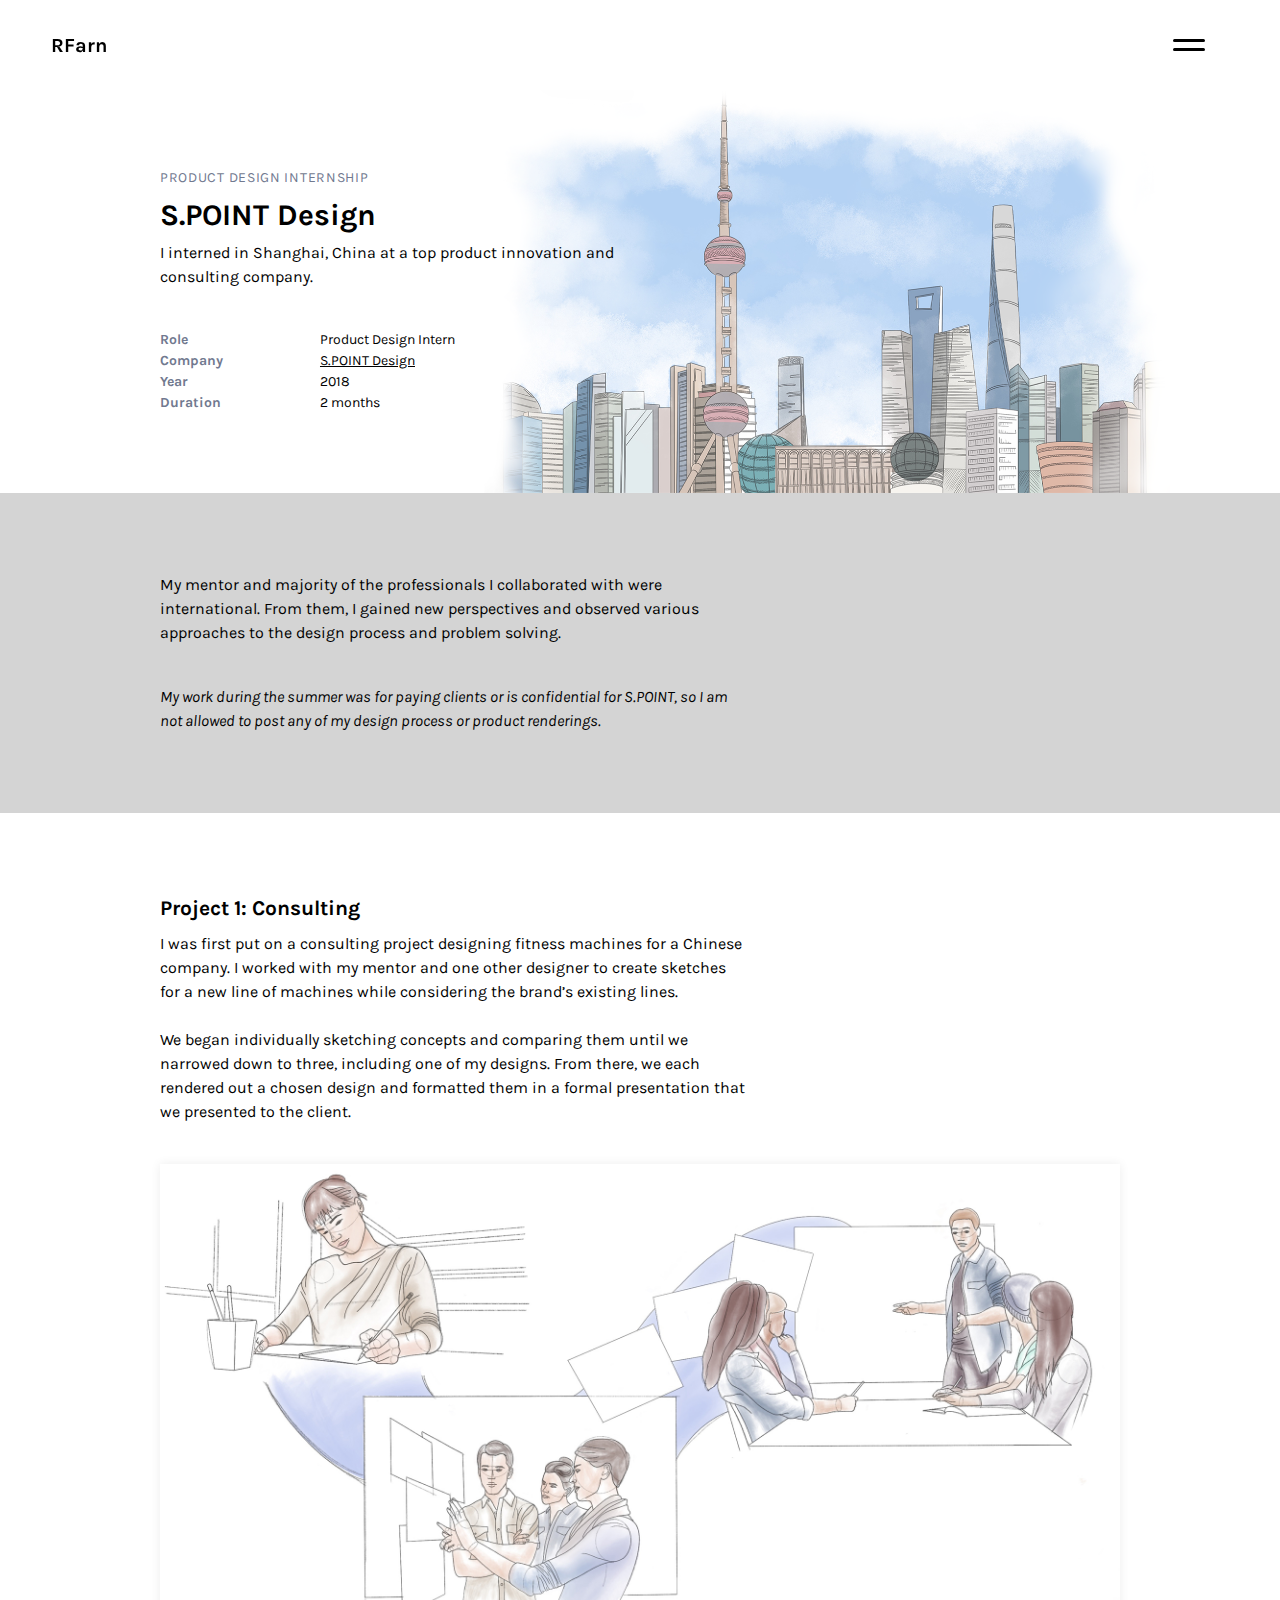
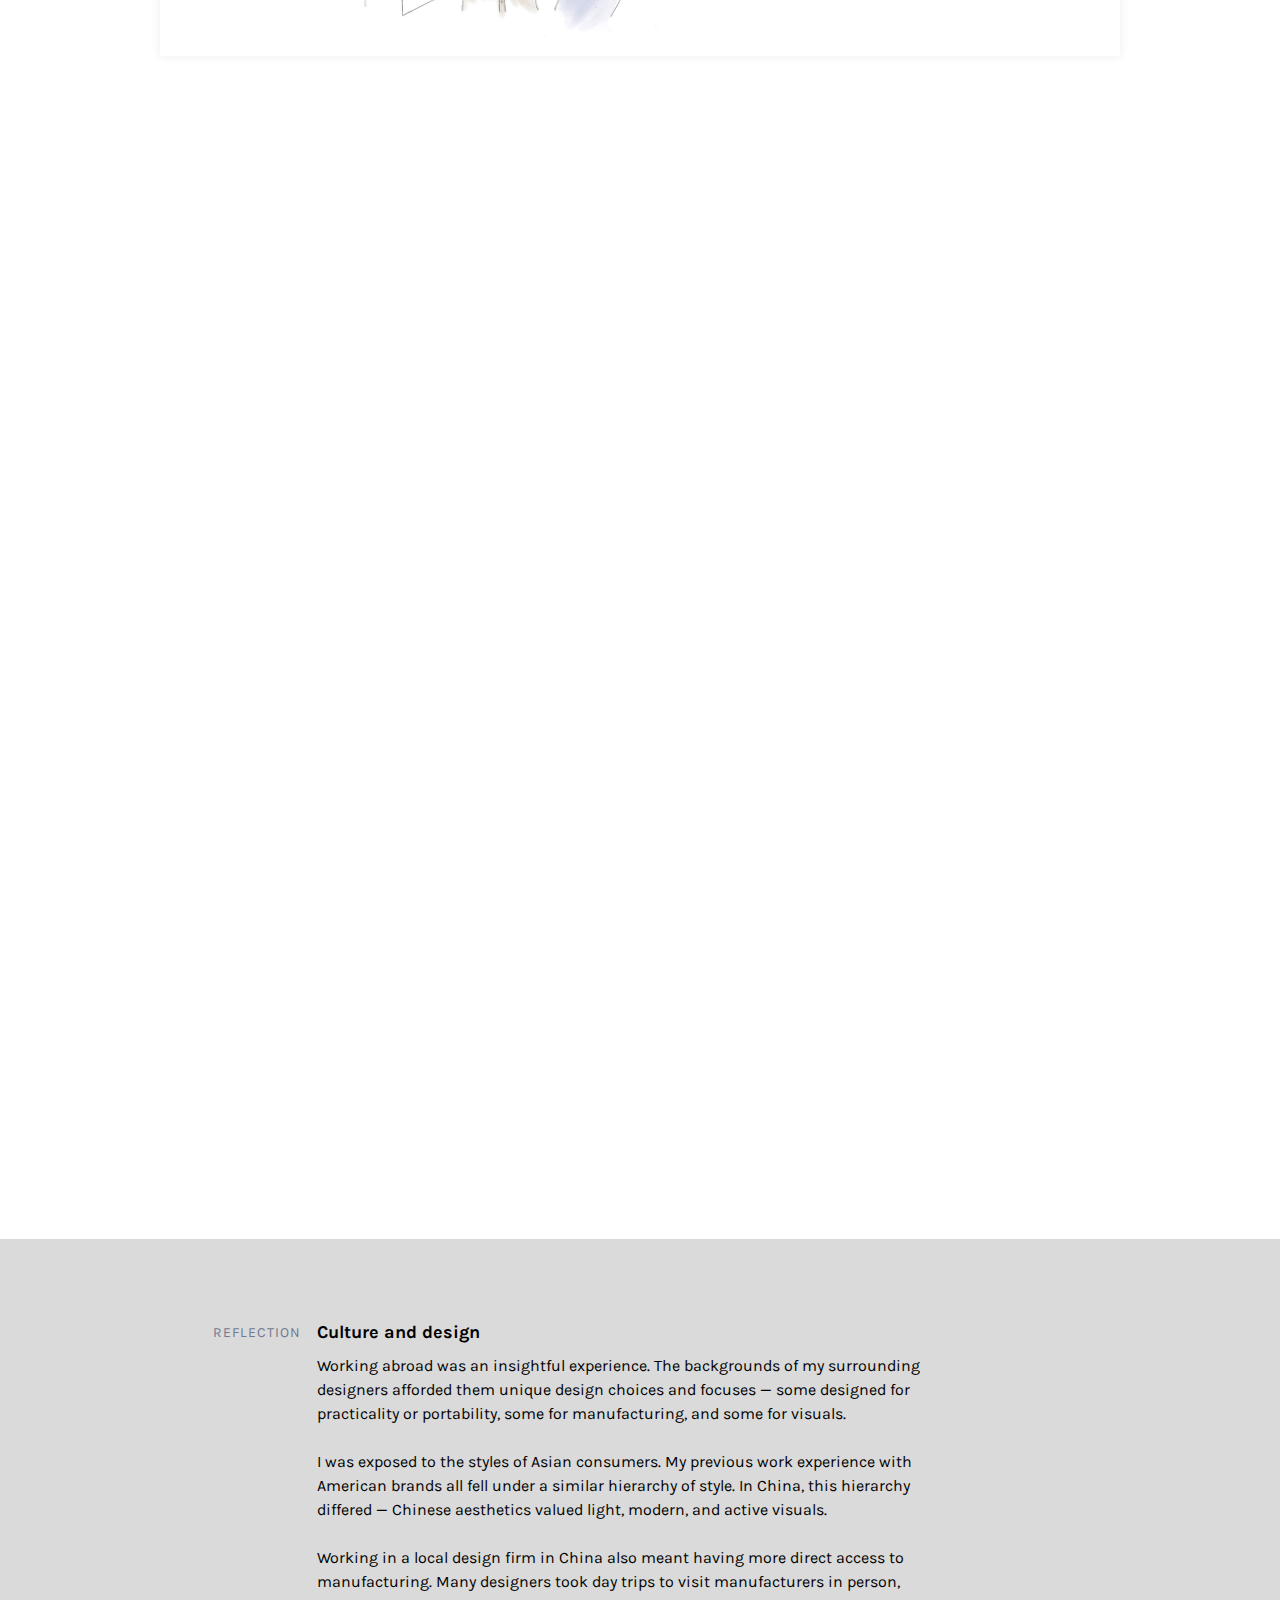
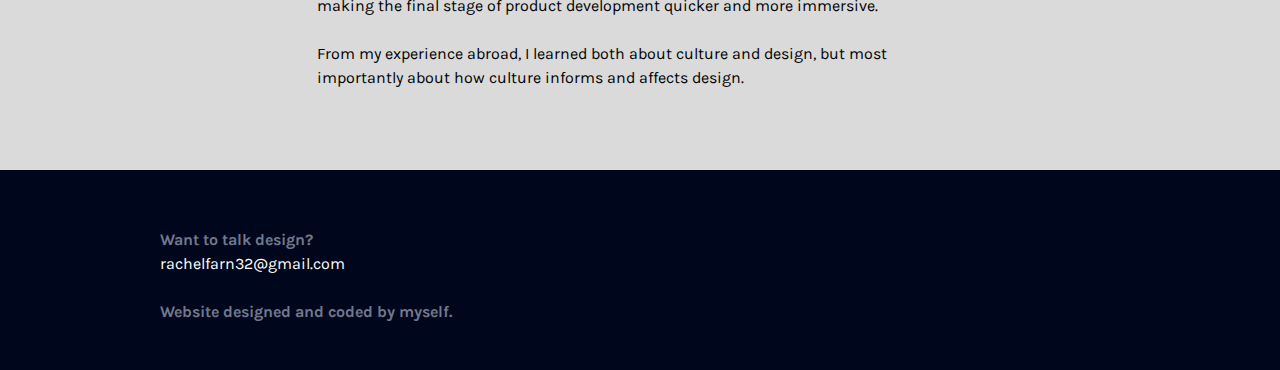
<file: projects/spoint.html>
<!DOCTYPE html>
<html lang="en">
  <head>
    <meta charset="UTF-8" />
    <meta name="viewport" content="width=device-width, initial-scale=1.0" />
    <meta http-equiv="X-UA-Compatible" content="ie=edge" />
    <link rel="stylesheet" href="../css/normalize.css" />
    <link
      href="https://fonts.googleapis.com/css2?family=Karla:wght@400;700&family=Roboto:wght@400;700&display=swap"
      rel="stylesheet"
    />
    <link rel="stylesheet" href="../css/styles.css" />
    <link rel="stylesheet" href="../css/project.css" />
    <title>RFarn</title>
  </head>
  <body>
    <main class="main-content">
      <div class="nav-left">
        <a href="../index.html" class="logo">RFarn</a>
      </div>
      <div class="nav-right">
        <div class="hamburger-icon">
          <div id="icon-top"></div>
          <div id="icon-bottom"></div>
        </div>
      </div>
      <div class="desktop-menu">
        <a href="../work.html">Work</a>
        <a href="../about.html">About</a>
        <a href="../contact.html">Contact</a>
      </div>
      <div class="project-page-content">
        <div class="hero-image" id="spoint-hero-image">
          <div class="hero-image-cover"></div>
          <div class="project-info">
            <h2>Product Design Internship</h2>
            <h1>S.POINT Design</h1>
            <p>
              I interned in Shanghai, China at a top product
              innovation and consulting company.
            </p>
            <div class="details">
              <ul>
                <li class="details-label">Role</li>
                <li class="details-info">Product Design Intern</li>
                <li class="details-label">Company</li>
                <li class="details-info">
                  <a href="http://www.spointdesign.com/en/" target="_blank"
                    >S.POINT Design</a
                  >
                </li>
                <li class="details-label">Year</li>
                <li class="details-info">2018</li>
                <li class="details-label">Duration</li>
                <li class="details-info">2 months</li>
              </ul>
            </div>
          </div>
        </div>
        <div class="summary" id="spoint-summary">
          <div class="context-container">
            <p class="context">
              My mentor and majority of the professionals I collaborated with were
              international. From them, I gained new perspectives and observed
              various approaches to the design process and problem solving.
            </p>
            <p class="context" id="spoint-disclaimer">
              My work during the summer was for paying clients or is confidential
              for S.POINT, so I am not allowed to post any of my design process or
              product renderings.
            </p>
          </div>
        </div>
        <div class="process-section will-fade">
          <h1>Project 1: Consulting</h1>
          <p>
            I was first put on a consulting project designing fitness machines for a Chinese company. I worked with my mentor and one other designer to create sketches for a new line of machines while considering the brand’s existing lines. 
            </br></br>
            We began individually sketching concepts and comparing them until we narrowed down to three, including one of my designs. From there, we each rendered out a chosen design and formatted them in a formal presentation that we presented to the client. 
          </p>
          <div class="one-image">
            <img src="../media/process/spoint_illustration1.jpg" alt="Project 1 illustration" class="modal-image"/>
          </div>
        </div>  
        <div class="process-section will-fade" id="spoint-section2">
          <h1>Project 2: Product opportunity and development</h1>
          <p>
            My next project was helping to design a product for the firm’s own brand. I took part in the beginning stages of product development and was tasked with researching potential design opportunities. I benchmarked existing products and conducted interviews with target audience members to find out if/where there were opportunities for the company to offer their own products.
            </br></br>
            I also assisted in a product photoshoot. I helped set up and model for one of the firm’s product <a href="https://izhongchou.taobao.com/dreamdetail.htm?id=20079883" target="_blank">releases</a>. I watched the photographer and designers collaborating — one side working to make an attractive image and the other working to highlight product features. 
          </p>
          <div class="one-image">
            <img src="../media/process/spoint_illustration2.jpg" alt="Project 2 illustration" class="modal-image"/>
          </div>
        </div>   
        <div class="reflection-container" id="spoint-reflection">
          <div class="reflection">
            <h2>Reflection</h2>
            <div class="reflection-text">
              <h1>Culture and design</h1>
              <p>
                Working abroad was an insightful experience. The backgrounds of my surrounding designers afforded them unique design choices and focuses — some designed for practicality or portability, some for manufacturing, and some for visuals.
                </br></br>
                I was exposed to the styles of Asian consumers. My previous work experience with American brands all fell under a similar hierarchy of style. In China, this hierarchy differed — Chinese aesthetics valued light, modern, and active visuals. 
                </br></br>
                Working in a local design firm in China also meant having more direct access to manufacturing. Many designers took day trips to visit manufacturers in person, making the final stage of product development quicker and more immersive.
                </br></br>
                From my experience abroad, I learned both about culture and design, but most importantly about how culture informs and affects design. 
              </p>
            </div>
          </div>
        </div>     
      </div>
      <div class="modal">
        <img src="">
      </div>
      <div class="modal">
        <img src="">
      </div>
      <button class="back-to-top">
        <span class="project-arrow">&#8593;</span>
      </button>
    </main>
    <div class="side-menu">
      <div class="top-nav">
        <div class="hamburger-icon-close">
          <div></div>
          <div></div>
        </div>
      </div>
      <div class="pages">
        <a href="../work.html">Work</a>
        <a href="../about.html">About</a>
        <a href="../contact.html">Contact</a>
      </div>
    </div>
    <footer>
      <div class="footer-text">
        <div class="email">
          <h1>Want to talk design?</h1>
          <a href="mailto:rachelfarn32@gmail.com">rachelfarn32@gmail.com</a>
        </div>
        <div class="note">
          Website designed and coded by myself.
        </div>
      </div>
    </footer>
    <script src="../js/script.js"></script>
    <script src="../js/project.js"></script>
  </body>
</html>
</file>
<file: css/styles.css>
h1,
h2,
h3,
h4,
h5,
h6,
p {
  margin: 0;
}

html {
  font-family: karla;
}

body {
  scroll-behavior: smooth;
}

/* LANDING PAGE STYLING */
.landing {
  width: 100%;
  height: 130vh;
  background: #00071c;
  position: relative;
  transition: 0.5s background ease-in-out, 0.5s opacity ease-in-out ;
}

.change-color {
  opacity: 0;
}

.landing-top {
  width: 100%;
  height: 100vh;
  color: white;
  box-sizing: border-box;
  padding: 0px 32px 5vh 32px;
  display: flex;
  flex-direction: column;
  justify-content: space-between;
  position: fixed;
  top: 0;
  right: 0;
}

.landing-intro {
  height: 100%;
  display: flex;
  flex-direction: column;
  margin-top: 5vh;
  justify-content: center;
  animation: type 4s;
  overflow: hidden;
}

.landing-intro h1 {
  height: auto;
  width: calc(100vw - 64px);
  font-size: 16px;
  line-height: 1.5em;
  color: #71798F;
  font-weight: 400;
  letter-spacing: 0.07em;
  text-transform: uppercase;
  margin-bottom: 1em;
}

.landing-intro h1.change-text-color {
  color: white;
}

.landing-intro h2 {
  height: auto;
  width: calc(100vw - 64px);
  font-size: 28px;
  line-height: 1.5em;
  font-weight: 700;
}

.landing-intro h2 a{
  text-decoration: none;
}

#fca-link:hover {
  color: #597DDA;
}

#spoint-link:hover {
  color: #ff671d;
}

#concept-link:hover {
  color: #16a085;
}

.landing-intro a {
  color: white;
}

.landing-intro h2:first-of-type { 
  animation-delay: .5s;
}

.landing-intro h2:last-of-type {
  animation-delay: 1s;
}

.arrow {
  color: white;
  font-size: 14px;
  font-weight: 400;
  opacity: 0;
  animation: fadeIn 0.75s ease-in-out;
  animation-delay: 2s;
  animation-fill-mode: forwards;
}

@keyframes fadeIn {
  0% {
    opacity: 0;
    transform: translateY(20px);
  }
  100% {
    opacity: 0.8;
    transform: translateY(0px);
  }
}

@keyframes type {
  0% {
    opacity: 0;
    width: 0%;
  }
  75% {
    opacity: 1;
  }
  100% {
    opacity: 1;
    width: 100%;
  }
}

@media (min-width: 576px) and (max-width: 991px) {
  .landing-top {
    padding: 0px calc(16.667% + 16px) 5vh calc(16.667% + 16px);
  }
  .landing-intro h1 {
    width: calc(66.666vw - 32px);
    font-size: 16px;
  }
  .landing-intro h2 {
    width: calc(66.666vw - 32px);
    font-size: 32px;
  }
}

@media (min-width: 992px) and (max-width: 1919px){
  .landing-top {
    padding: 0px 12.5% 5vh 12.5%;
  }
  .landing-intro {
    animation: type 6s;  
  }
  .landing-intro h1 {
    width: calc(75vw);
    font-size: 18px;
  }
  .landing-intro h2 {
    width: calc(75vw);
    font-size: 36px;
  }
  .arrow {
    animation-delay: 3s;
  }
}

@media (min-width: 1920px) {
  .landing-top {
    padding: 0px 12.5% 5vh 12.5%;
  }
  .landing-intro {
    animation: type 6s;  
  }
  .landing-intro h1 {
    width: calc(75vw);
    font-size: 20px;
  }
  .landing-intro h2 {
    width: calc(75vw);
    font-size: 42px;
  }
  .arrow {
    font-size: 16px;
    animation-delay: 3s;
  }
}

/* NAV STYLING */
main {
  padding-top: 60px;
  position: relative;
}

nav {
  background: white;
  width: 100%;
  height: 60px;
  display: none;
  position: fixed;
  top: 0;
}

.nav-left {
  width: auto;
  height: 60px;
  display: flex;
  align-items: center;
  padding-left: 32px;
  box-sizing: border-box;
  z-index: 10;
  position: fixed;
  left: 0;
  top: 0;
  transition: transform 0.5s ease-in-out;
}

.nav-right {
  width: auto;
  height: 60px;
  display: flex;
  align-items: center;
  box-sizing: border-box;
  z-index: 10;
  position: fixed;
  justify-content: flex-end;
  right: 0;
  top: 0;
  padding-right: 32px;
  transition: transform 0.5s ease-in-out;
}

#landing-nav-right, #landing-nav-left {
  opacity: 0;
  transition: 0.3s opacity ease-in-out;
}

.logo {
  text-decoration: none;
  font-weight: 700;
  font-size: 22px;
  color: black;
  transition: all 0.1s ease;
}

.logo:hover {
  color: #093ace;
  transform: scale(1.05);
}

.hamburger-icon div {
  width: 38px;
  height: 3px;
  background-color: black;
  margin: 7px 0px;
  border-radius: 1px;
}

.hamburger-icon {
  transition: all 0.1s ease;
}

.hamburger-icon:hover {
  transform: scale(1.05);
}

#icon-top,
#icon-bottom {
  transition: background-color 0.1s, transform 0.5s ease-in-out;
}

.hamburger-icon:hover #icon-top,
.hamburger-icon:hover #icon-bottom {
  background-color: #093ace;
}

@media (min-width: 576px) and (max-width: 991px) {
  main {
    padding-top: 67.5px;
  }
  .nav-left {
    justify-content: flex-end;
  }
  .nav-right {
    justify-content: flex-start;
  }
  .nav-left,
  .nav-right {
    width: 16.667%;
    padding: 0px;
    height: 67.5px;
    position: fixed;
  }
  .logo {
    font-size: 20px;
  }
  .hamburger-icon div {
    width: 32px;
    height: 3px;
    margin: 6px 0px;
    border-radius: 1.5px;
  }
}

@media (min-width: 992px) and (max-width: 1919px) {
  main {
    padding-top: 90px;
  }
  .nav-left {
    justify-content: flex-end;
  }
  .nav-right {
    justify-content: flex-start;
  }
  .nav-left,
  .nav-right {
    width: 8.333%;
    padding: 0px;
    height: 90px;
    position: fixed;
  }
  .logo {
    font-size: 20px;
  }
  .hamburger-icon div {
    width: 32px;
    height: 3px;
    margin: 6px 0px;
    border-radius: 1.5px;
    transition: all 0.5s ease-in-out;
  }
  .hamburger-icon {
    z-index: 1;
  }
}

@media (min-width: 1920px) {
  main {
    padding-top: 90px;
  }
  .nav-left {
    justify-content: flex-end;
  }
  .nav-right {
    justify-content: flex-start;
  }
  .nav-left,
  .nav-right {
    width: 8.333%;
    padding: 0px;
    height: 90px;
    position: fixed;
  }
  .logo {
    font-size: 22px;
  }
  .hamburger-icon div {
    width: 32px;
    height: 3px;
    margin: 6px 0px;
    border-radius: 1.5px;
    transition: all 0.5s ease-in-out;
  }
  .hamburger-icon {
    z-index: 1;
  }
}

/* DESKTOP MENU STYLING */
.desktop-menu {
  width: auto;
  height: auto;
  box-shadow: 0px 0px 10px rgba(0, 0, 0, 0.1);
  display: none;
  position: fixed;
  right: calc(8vw - 53px);
  top: 23px;
  border-radius: 25px;
  padding: 0px 55px 0px 7px;
  opacity: 0;
  transition: all 0.5s ease-in-out;
  transform: scaleX(0);
  transform-origin: right;
  background-color: white;
  z-index: 9;
}

.desktop-menu a {
  text-decoration: none;
  text-transform: uppercase;
  color: black;
  font-size: 15px;
  letter-spacing: .07em;
  font-weight: 400;
  margin: 13px 15px;
}

.desktop-menu a:hover {
  color: #093ace;
}

@media (min-width: 1920px) {
  .desktop-menu a {
    font-size: 16px;
  }
}

/* SIDE MENU STYLING */
.side-menu {
  background-color: #00071c;
  position: fixed;
  bottom: 0;
  left: 0;
  right: 0;
  top: 0;
  opacity: 0;
  transition: all 0.35s ease-in-out;
  transform: translateX(100%);
  z-index: 10;
  display: none;
}

.top-nav {
  display: flex;
  justify-content: flex-end;
}

.hamburger-icon-close {
  height: 60px;
  width: 20%;
  display: flex;
  flex-direction: column;
  justify-content: center;
}

.hamburger-icon-close div {
  width: 38px;
  height: 2px;
  background-color: white;
  margin: 8px 0px;
  border-radius: 1px;
}

.hamburger-icon-close div:first-of-type {
  transform: rotate(-45deg) translateY(12.5px);
}

.hamburger-icon-close div:last-of-type {
  transform: rotate(45deg) translateY(-12.5px);
}

.pages {
  display: flex;
  flex-direction: column;
  align-items: center;
}

.side-menu a {
  text-decoration: none;
  font-weight: 400;
  color: white;
  font-size: 28px;
  margin: 24px;
}

.side-menu-open {
  transform: translateX(0%);
  opacity: 1;
}

@media (min-width: 576px) and (max-width: 991px) {
  .hamburger-icon-close {
    height: 67.5px;
    width: 16.667%;
  }
  .hamburger-icon-close div {
    width: 34px;
    height: 3px;
    background-color: white;
    margin: 5px 0px;
    border-radius: 1px;
  }
  .hamburger-icon-close div:first-of-type {
    transform: rotate(-45deg) translateY(9px);
  }

  .hamburger-icon-close div:last-of-type {
    transform: rotate(45deg) translateY(-9px);
  }
  .side-menu a {
    font-size: 32px;
  }
}

/* SUBTITLE STYLING */
.page-content {
  display: flex;
  flex-direction: column;
  width: 100%;
  box-sizing: border-box;
  padding: 24px 32px 60px 32px;
}

.landing-about-section {
  width: 100%;
  height: auto;
  display: flex;
  flex-direction: column;
  justify-content: center;
}

.subtitle {
  font-size: 26px;
  line-height: 1.5em;
  font-weight: 700;
  margin-bottom: 36px;
  display: block;
}

.bold-subtitle {
  font-weight: 700;
  display: block;
}

.small-subtitle {
  font-size: 20px;
  display: block;
  line-height: 1.5em;
  margin-top: 24px;
  font-weight: 400;
  color: #71798F;
}

.subtitle-image {
  width: 100%;
  height: auto;
  position: relative;
  display: flex;
  margin-bottom: 72px;
}

.image-top {
  width: calc(100% - 32px);
  height: auto;
  position: absolute;
  top: 0;
  left: 0;
  box-sizing: border-box;
  margin: 0px 16px;
}

.image-background {
  width: 100%;
  height: auto;
  position: relative;
}

.image-block {
  background: rgba(9, 58, 206, 0.1);
  position: absolute;
  width: 100%;
  bottom: 0;
  top: 0;
  right: 0;
  z-index: -1;
  box-sizing: border-box;
  margin: 0px;
}
.image-bottom {
  width: calc(100% - 32px);
  height: auto;
  vertical-align: top;
  box-sizing: border-box;
  margin: 0px 16px;
}

.fade-in {
  opacity: 0;
  transform: translateY(20px);
  transition: transform 0.75s ease-in-out, opacity 0.75s ease-in-out;
}

.fade-in.apply {
  opacity: 1;
  transform: translateY(0px);
}

.subtitle a {
  display: none;
}

.landing-about-section {
    display: none;
}


@media (min-width: 576px) and (max-width: 991px) {
  .page-content {
    padding: 60px calc(16.667% + 16px) 90px calc(16.667% + 16px);
  }
  .subtitle {
    font-size: 32px;
    line-height: 1.5em;
    margin-bottom: 60px;
  }
  .small-subtitle {
    font-size: 22px;
  }
  .subtitle-image {
    margin-bottom: 106px;
  }
}

@media (min-width: 992px) and (max-width: 1919px){
  .page-content {
    padding: 80px 12.5% 100px 12.5%;
  }
  .landing-page-content {
    padding-bottom: 170px;
  }
  .landing-about-section {
    width: 100%;
    height: auto;
    display: grid;
    grid-template-columns: 50% 50%;
    grid-template-rows: auto;
    margin-top: 40px;
  }
  .landing-work-section {
    width: 100%;
    height: auto;
    display: grid;
    grid-template-columns: 50% 50%;
    grid-template-rows: auto;
    margin-bottom: 40px;
  }
  .desktop-subtitle {
    width: 100%;
  }
  .subtitle {
    font-size: 36px;
    line-height: 1.5em;
    box-sizing: border-box;
    margin: 0px 0px 100px 0px;
  }
  .landing-subtitle {
    margin-bottom: 0px;
  }
  .subtitle a {
    width: 140px;
    height: 2em;
    font-size: 14px;
    font-weight: 400;
    border-radius: 20px;
    background-color: white;
    border: 1px solid rgba(113, 121, 143, 0.4);
    color: #71798f;
    text-decoration: none;
    display: flex;
    align-items: center;
    justify-content: center;
    margin-top: 24px;
  }
  .subtitle a:hover {
    background-color: #71798f;
    color: white;
    border: none;
  }
  .small-subtitle {
    font-size: 24px;
    line-height: 1.5em;
    width: 50%;
  }
  .landing-work-section .small-subtitle {
    width: 100%;
    margin-top: 8px;
  }
  .landing-about-section .subtitle-image {
      display: flex;
  }
  .subtitle-image {
    width: 100%;
    box-sizing: border-box;
    height: auto;
    display: flex;
    margin-bottom: auto;
    padding-right: 11.111%;
  }

  .image-top {
    width: 88.889%;
    height: auto;
    position: absolute;
    top: 0;
    right: 0;
    box-sizing: border-box;
  }

  #image-top-1 {
    margin: 0px 0px 0px 11.111%;
  }

  #image-top-2 {
    width: calc(88.889% - 32px);
    margin: 0px calc(11.111% + 16px) 0px 16px;
  }

  .image-background {
    width: 100%;
    height: 100%;
    position: relative;
  }

  .image-block {
    background: rgba(9, 58, 206, 0.1);
    position: absolute;
    width: 100%;
    height: auto;
    bottom: 0;
    top: 0;
    right: 0;
    z-index: -1;
    box-sizing: border-box;
    margin: 0px;
  }

  #image-block-2 {
    background: rgba(166, 216, 212, 0.3);
  }

  .image-bottom {
    width: 100%;
    height: auto;
    vertical-align: top;
    box-sizing: border-box;
    margin: 0px;
  }

  #image-bottom-2 {
    width: calc(100% - 32px);
    margin: 0px 16px;
  }
}

@media (min-width: 1920px) {
  .page-content {
    padding: 120px 12.5% 120px 12.5%;
  }
  .landing-page-content {
    padding-bottom: 170px;
  }
  .landing-about-section {
    width: 100%;
    height: calc(100vh - 90px);
    display: grid;
    grid-template-columns: 50% 50%;
    grid-template-rows: auto;
    margin-top: 80px;
  }
  .landing-work-section {
    width: 100%;
    height: calc(85vh - 170px);
    display: grid;
    grid-template-columns: 50% 50%;
    grid-template-rows: auto;
    margin-bottom: 80px;
  }
  .desktop-subtitle {
    width: 100%;
  }
  .subtitle {
    font-size: 42px;
    line-height: 1.5em;
    box-sizing: border-box;
    margin: 0px 0px 100px 0px;
  }
  .landing-subtitle {
    margin-bottom: 0px;
    width: ;
  }
  .subtitle a {
    width: 160px;
    height: 2em;
    font-size: 16px;
    font-weight: 400;
    border-radius: 20px;
    background-color: white;
    border: 1px solid rgba(113, 121, 143, 0.4);
    color: #71798f;
    text-decoration: none;
    display: flex;
    align-items: center;
    justify-content: center;
    margin-top: 24px;
  }
  .subtitle a:hover {
    background-color: #71798f;
    color: white;
    border: none;
  }
  .small-subtitle {
    font-size: 24px;
    line-height: 1.5em;
    width: 50%;
  }
  .landing-work-section .small-subtitle {
    width: 100%;
    margin-top: 16px;
  }
  .landing-about-section .subtitle-image {
      display: flex;
  }
  .subtitle-image {
    width: 100%;
    box-sizing: border-box;
    height: auto;
    display: flex;
    margin-bottom: auto;
    padding-right: 11.111%;
  }

  .image-top {
    width: 88.889%;
    height: auto;
    position: absolute;
    top: 0;
    right: 0;
    box-sizing: border-box;
  }

  #image-top-1 {
    margin: 0px 0px 0px 11.111%;
  }

  #image-top-2 {
    width: calc(88.889% - 32px);
    margin: 0px calc(11.111% + 16px) 0px 16px;
  }

  .image-background {
    width: 100%;
    height: 100%;
    position: relative;
  }

  .image-block {
    background: rgba(9, 58, 206, 0.1);
    position: absolute;
    width: 100%;
    height: auto;
    bottom: 0;
    top: 0;
    right: 0;
    z-index: -1;
    box-sizing: border-box;
    margin: 0px;
  }

  #image-block-2 {
    background: rgba(166, 216, 212, 0.3);
  }

  .image-bottom {
    width: 100%;
    height: auto;
    vertical-align: top;
    box-sizing: border-box;
    margin: 0px;
  }

  #image-bottom-2 {
    width: calc(100% - 32px);
    margin: 0px 16px;
  }
}

/* MOBILE PROJECT PREVIEW STYLING */
.mobile-project-preview {
  display: flex;
  width: 100%;
  overflow: scroll;
}

.preview {
  display: flex;
  flex-direction: column;
}

.preview img {
  width: calc(100vw - 128px);
  height: auto;
  padding-right: 24px;
}

.preview-info h1 {
  color: #00071c;
  font-size: 20px;
  font-weight: 700;
  line-height: 1.5em;
  width: calc(100vw - 128px);
}

.preview-info h2 {
  font-size: 14px;
  font-weight: 400;
  line-height: 1.5em;
  color: #71798f;
  width: calc(100vw - 128px);
  text-transform: uppercase;
  letter-spacing: 0.07em;
}

@media (min-width: 576px) and (max-width: 991px) {
  .preview {
    width: calc(66.666vw - 96px);
  }
  .preview img {
    width: 100%;
    box-sizing: border-box;
  }
  .preview-info h1 {
    font-size: 20px;
  }
  .preview-info h2 {
    font-size: 12px;
  }
}

@media (min-width: 992px) {
  .mobile-project-preview {
    display: none;
  }
}

/* DESKTOP PROJECT PREVIEW STYLING */
.scroll-inner {
  width: 100%;
  height: 100vh;
  box-sizing: border-box;
  display: flex;
  align-items: flex-end;
}

.desktop-project-preview-container {
  width: 100%;
  height: auto;
  position: relative;
}

.desktop-project-preview {
  width: 100%;
  height: auto;
  display: grid;
  grid-template-columns: 1fr 1fr;
  overflow: hidden;
}

.desktop-project-preview-container .label {
  font-size: 32px;
  /*letter-spacing: 0.01em;*/
  /*text-transform: uppercase;*/
  width: 50%;
  height: 2.5em;
  display: flex;
  /*align-items: center;*/
  /*justify-content: center;*/
  /*background-color: #00071c;*/
  color: rgba(113,121,143, 0.3);
  position: absolute;
  top: 0;
  left: 0;
  z-index: 2;
  font-weight: 400;
  /*border-left: 3px solid rgba(0, 0, 0, 0.1);*/
}

.preview-nav {
  display: flex;
  position: absolute;
  width: 50%;
  box-sizing: border-box;
  height: auto;
  bottom: 16px;
  right: 50%;
  z-index: 2;
  padding: 0px 24px;
}

.preview-nav button {
  width: calc(100% / 3 - 8px);
  height: 5px;
  background: rgba(113,121,143, 0.1);
  margin: 0px 16px 0px 0px;
  border-radius: none;
  border: none;
  box-sizing: border-box;
}

#button-1 {
  background: rgba(113,121,143, 0.5);
}

#button-3 {
  margin: 0px;
}

#portal-project-preview {
  position: absolute;
  z-index: -1;
  top: 0;
  left: 0;
  /*display: none;*/
}

#fca-project-preview {
  position: absolute;
  z-index: -1;
  top: 0;
  left: 0;
  /*display: none;*/
}

.left-project-preview {
  width: 100%;
  height: auto;
  background: rgba(113, 121, 143, 0.03);
  display: flex;
  flex-direction: column;
  justify-content: center;
}

.landing-project-info {
  box-sizing: border-box;
  width: 100%;
  height: auto;
  display: flex;
  flex-direction: column;
  padding: 40px 11.111% 24px 11.111%;
}

.landing-project-info h1 {
  font-size: 26px;
  font-weight: 700;
  margin-bottom: 8px;
}

.landing-project-info h2 {
  font-size: 14px;
  font-weight: 400;
  text-transform: uppercase;
  letter-spacing: 0.05em;
  color: #71798f;
  margin-bottom: 12px;
}

.landing-project-info p {
  font-size: 16px;
  line-height: 1.5em;
}

.left-project-preview a {
  margin: 0px 0px 11.111% 11.111%;
  border: none;
  border-radius: 20px;
  background-color: none;
  width: 140px;
  height: 2em;
  font-size: 14px;
  box-sizing: border-box;
  text-decoration: none;
  display: flex;
  align-items: center;
  justify-content: center;
}

#impressions-full-project {
  border: 1px solid #EADBF1;
  color: #B47FCD;
}

#impressions-full-project:hover {
  background-color: #B47FCD;
  color: white;
  border: none;
}

#portal-full-project {
  border: 1px solid rgb(183, 198, 211);
  color: #26456D;
}

#portal-full-project:hover {
  background-color: #26456D;
  color: white;
  border: none;
}

#fca-full-project {
  border: 1px solid #B9DEB1;
  color: #57A646;
}

#fca-full-project:hover {
  background-color: #57A646;
  color: white;
  border: none;
}

.right-project-preview {
  width: 100%;
  height: 100%;
  position: relative;
  line-height: 0px;
}

.right-project-preview img{
  width: 100%;
  height: 100%;
  object-fit: cover;
}

/*(for animation)*/
#impressions-project-preview .left-project-preview.animate-on-scroll{
  transform: translateX(-100%);
  opacity: 0;
  transition: all 0.75s ease-in-out;
}

#impressions-project-preview .right-project-preview.animate-on-scroll{
  transform: translateY(100%);
  opacity: 0;
  transition: all 0.75s ease-in-out;
}

#impressions-project-preview .left-project-preview.animate-on-scroll.animate {
  transform: translateX(0);
  opacity: 1;
}

#impressions-project-preview .right-project-preview.animate-on-scroll.animate {
  transform: translateY(0);
  opacity: 1;
}

#portal-project-preview .left-project-preview{
  transform: translateX(-100%);
  opacity: 0;
  transition: all 0.75s ease-in-out;
}

#portal-project-preview .right-project-preview {
  transform: translateY(100%);
  opacity: 0;
  transition: all 0.75s ease-in-out;
}

#portal-project-preview .left-project-preview.animate {
  transform: translateX(0);
  opacity: 1;
}

#portal-project-preview .right-project-preview.animate {
  transform: translateY(0);
  opacity: 1;
}

#fca-project-preview .left-project-preview{
  transform: translateX(-100%);
  opacity: 0;
  transition: all 0.75s ease-in-out;
}

#fca-project-preview .right-project-preview {
  transform: translateY(100%);
  opacity: 0;
  transition: all 0.75s ease-in-out;
}

#fca-project-preview .left-project-preview.animate {
  transform: translateX(0);
  opacity: 1;
}

#fca-project-preview .right-project-preview.animate {
  transform: translateY(0);
  opacity: 1;
}

@media (min-width: 1920px) {
  .landing-project-info h1 {
    font-size: 32px;
  }

  .landing-project-info h2 {
    font-size: 16px;
  }

  .landing-project-info p {
    font-size: 18px;
  }

  .left-project-preview a {
    width: 160px;
    font-size: 16px;
  }
}

@media (max-width: 991px) {
  .scroll-outer {
    display: none;
  }
  .desktop-project-preview-container {
    display: none;
  }
}

/* FOOTER STYLING */
footer {
  width: 100%;
  height: 200px;
  background-color: #00071c;
  box-sizing: border-box;
  padding: 0px 32px;
}

.footer-text {
  width: 100%;
  height: 100%;
  display: flex;
  flex-direction: column;
  justify-content: center;
}

footer h1 {
  color: #71798f;
  font-weight: 700;
  font-size: 16px;
  line-height: 1.5em;

}

footer a {
  color: white;
  font-weight: 400;
  font-size: 16px;
  text-decoration: none;
  line-height: 1.5em;
}
.email {
  margin: 12px 0px 24px 0px;
  line-height: 24px;
}
.note {
  color: #71798f;
  font-weight: 700;
  font-size: 16px;
  line-height: 1.5em;
}

@media (min-width: 576px) and (max-width: 991px) {
  footer {
    box-sizing: border-box;
    padding: 0px calc(16.667% + 16px);
  }
}

@media (min-width: 992px) and (max-width: 1919px) {
  footer {
    box-sizing: border-box;
    padding: 0px 12.5%;
  }
}

@media (min-width: 1920px) {
  footer {
    box-sizing: border-box;
    padding: 0px 12.5%;
  }
  footer h1 {
    font-size: 18px;
  }
  footer a {
    font-size: 18px;
  }
  .note {
    font-size: 18px;
  }
}
</file>
<file: css/about.css>
.subtitle {
  animation: fadeIn 0.75s ease-in-out;
}

.about-content {
  opacity: 0;
  animation: fadeIn 0.75s ease-in-out;
  animation-delay: 0.3s;
  animation-fill-mode: forwards;
}

@keyframes fadeIn {
  0% {
    opacity: 0;
    transform: translateY(20px);
  }
  100% {
    opacity: 1;
    transform: translateY(0px);
  }
}

.bold-subtitle {
  display: inline;
}

.about-image {
  width: 100%;
  height: auto;
  margin-bottom: 36px;
}

.about-image img {
  width: 100%;
}

.about-text {
  font-size: 16px;
  width: 100%;
  line-height: 1.5em;
  display: flex;
  flex-direction: column;
}

.about-text p {
  margin-bottom: 36px;
}

.about-text a {
  width: 140px;
  height: 2em;
  font-size: 14px;
  border-radius: 20px;
  background-color: white;
  border: 1px solid rgba(113, 121, 143, 0.4);
  color: #71798f;
  text-decoration: none;
  display: flex;
  align-items: center;
  justify-content: center;
}

.about-text a:hover {
  background-color: #71798f;
  color: white;
  border: none;
}

@media (min-width: 992px) and (max-width: 1919px) {
  .about-image {
    margin-bottom: 60px;
  }
  .about-content {
    box-sizing: border-box;
    padding: 0px;
    width: auto;
    display: grid;
    grid-template-columns: 44.444% 44.444%;
    grid-gap: 0px 11.112%;
  }
  .about-text p {
    line-height: 30px;
    margin: 0px 0px 2em 0px;
  }
}

@media (min-width: 1920px) {
  .about-image {
    margin-bottom: 60px;
  }
  .about-content {
    box-sizing: border-box;
    padding: 0px;
    width: auto;
    display: grid;
    grid-template-columns: 44.444% 44.444%;
    grid-gap: 0px 11.112%;
  }
  .about-text p {
    line-height: 30px;
    margin: 0px 0px 2em 0px;
    font-size: 18px;
  }
  .about-text a {
    font-size: 16px;
    width: 160px;
  }
}
</file>
<file: css/contact.css>
.subtitle {
  animation: fadeIn 0.75s ease-in-out;
}

.contact-text{
  opacity: 0;
  animation: fadeIn 0.75s ease-in-out;
  animation-delay: 0.3s;
  animation-fill-mode: forwards;
}

@keyframes fadeIn {
  0% {
    opacity: 0;
    transform: translateY(20px);
  }
  100% {
    opacity: 1;
    transform: translateY(0px);
  }
}

.contact-text {
  width: 100%;
}

.contact-info {
  margin-bottom: 36px;
  display: flex;
  flex-direction: column;
}

.contact-info h1 {
  font-size: 16px;
  color: #71798f;
  line-height: 1.5em;
  font-weight: 700;
  margin-bottom: 6px;
}

.contact-info a {
  font-size: 16px;
  color: #00071c;
  line-height: 1.5em;
  text-decoration: none;
}

.social-links {
  height: auto;
  display: flex;
  align-items: center;
}

.social-links a {
  display: flex;
  align-items: center;
  margin-right: 10px;
}

.fa {
  font-size: 36px;
  transition: all 0.1s ease;

  color: #2867b2;
}

#dribbble {
  width: 32px;
  transition: all 0.1s ease;
}

.fa:hover,
#dribbble:hover {
  transform: scale(1.05);
}

@media (min-width: 576px) and (max-width: 991px) {
  .contact-image {
    margin-bottom: 36px;
  }
  .fa {
    font-size: 36px;
  }
  .contact-info h1 {
    font-size: 18px;
  }

  .contact-info a {
    font-size: 18px;
  }

 /* #dribbble {
    width: 32px;
  }*/
}

@media (min-width: 992px) and (max-width: 1919px) {
  .subtitle {
    margin-bottom: 70px;
  }
  .contact-text {
    box-sizing: border-box;
    padding: 0px;
  }
  .contact-info h1 {
    font-size: 18px;
  }

  .contact-info a {
    font-size: 18px;
  }
  .contact-image {
    margin-bottom: 60px;
  }
  .fa {
    font-size: 30px;
  }

  #dribbble {
    width: 26px;
  }
}

@media  (min-width: 1920px) {
  .subtitle {
    margin-bottom: 70px;
  }
  .contact-text {
    box-sizing: border-box;
    padding: 0px;
  }
  .contact-info h1 {
    font-size: 20px;
  }

  .contact-info a {
    font-size: 20px;
  }
  .contact-image {
    margin-bottom: 60px;
  }
  .fa {
    font-size: 32px;
  }

  #dribbble {
    width: 28px;
  }
}
</file>
<file: css/work.css>
.subtitle {
  animation: fadeIn 0.75s ease-in-out;
}

.project-grid {
  opacity: 0;
  animation: fadeIn 0.75s ease-in-out;
  animation-delay: 0.3s;
  animation-fill-mode: forwards;
}

@keyframes fadeIn {
  0% {
    opacity: 0;
    transform: translateY(20px);
  }
  100% {
    opacity: 1;
    transform: translateY(0px);
  }
}

.project {
  display: flex;
  flex-direction: column;
  margin-bottom: 36px;
}

.project:last-of-type {
  margin-bottom: 0px;
}

.project-image-container {
  width: 100%;
  height: auto;
  overflow: hidden;
  line-height: 0;
  position: relative;
}

.project-image {
  width: 100%;
  height: 100%;
  transition: all 0.5s cubic-bezier(0.45, 0.05, 0.55, 0.95);
}

.project-image-container:hover .project-image {
  transform: scale(1.1);
}

.project h1 {
  color: #00071c;
  font-size: 18px;
  font-weight: 700;
  line-height: 1.5em;
  margin-top: 0.5em;
}

.project h2 {
  font-size: 12px;
  text-transform: uppercase;
  letter-spacing: 0.07em;
  font-weight: 400;
  line-height: 1.5em;
  color: #71798f;
}

@media (min-width: 576px) and (max-width: 991px) {
  .project {
    margin-bottom: 60px;
  }
  .project h1 {
    font-size: 20px;
  }
  .project h2 {
    font-size: 12px;
  }
}

@media (min-width: 992px) and (max-width: 1919px) {
  .project-grid {
    box-sizing: border-box;
    padding: 0px;
    display: grid;
    grid-template-columns: 44.444% 44.444%;
    grid-column-gap: 11.112%;
  }
  .project {
    margin-bottom: 80px;
  }
  .project-image {
    width: 100%;
  }
  .project:last-of-type {
    display: flex;
  }
  .project:nth-of-type(2) {
    margin: 80px 0px 0px 0px;
  }
  .project:nth-of-type(4) {
    margin: 80px 0px 0px 0px;
  }
  .project:nth-of-type(6) {
    margin: 80px 0px 0px 0px;
  }
  .project:last-of-type {
    margin: 80px 0px 0px 0px;
  }
  .project h1 {
    width: 100%;
    font-size: 22px;
  }
  .project h2 {
    font-size: 14px;
    width: 100%;
  }
  /*.project-title {
    transform: translateY(-10px);
    opacity: 0;
    transition: all 0.5s ease-in-out;
  }
  .project-image-container:hover ~ .project-title {
    transform: translateY(0px);
    opacity: 1;
  }*/
  .desktop-subtitle {
    width: 50%;
  }
}

@media (min-width: 1920px) {
  .project-grid {
    box-sizing: border-box;
    padding: 0px;
    display: grid;
    grid-template-columns: 44.444% 44.444%;
    grid-column-gap: 11.112%;
  }
  .project {
    margin-bottom: 80px;
  }
  .project-image {
    width: 100%;
  }
  .project:last-of-type {
    display: flex;
  }
  .project:nth-of-type(2) {
    margin: 80px 0px 0px 0px;
  }
  .project:nth-of-type(4) {
    margin: 80px 0px 0px 0px;
  }
  .project:nth-of-type(6) {
    margin: 80px 0px 0px 0px;
  }
  .project:last-of-type {
    margin: 80px 0px 0px 0px;
  }
  .project h1 {
    width: 100%;
    font-size: 26px;
  }
  .project h2 {
    font-size: 16px;
    width: 100%;
  }
 /* .project-title {
    transform: translateY(-10px);
    opacity: 0;
    transition: all 0.5s ease-in-out;
  }
  .project-image-container:hover ~ .project-title {
    transform: translateY(0px);
    opacity: 1;
  }*/
  .desktop-subtitle {
    width: 50%;
  }
}
</file>
<file: css/project.css>
img {
   box-shadow: 0px 0px 10px rgba(0, 0, 0, 0.075); 
   display: block;
   image-rendering: auto;
}

a {
  color: black;
}

a:hover {
  color: #093ACE;
}

.project-page-content {
  animation: fadeIn 0.75s ease-in-out;
}

@keyframes fadeIn {
  0% {
    opacity: 0;
    transform: translateY(20px);
  }
  100% {
    opacity: 1;
    transform: translateY(0px);
  }
}

/* HERO IMAGE */
p {
  font-size: 16px;
  font-weight: 400;
  line-height: 1.5em;
}

p.mid-text { 
  margin-top: 40px;
}

.project-page-content {
  width: 100%;
}

.hero-image {
  width: 100%;
  height: auto;
  display: flex;
  flex-direction: column;
  justify-content: center;
  padding: 80px 0px;
  background-color: white;
}

#impressions-hero-image {
  background-image: url(../media/impressions2.png);
  background-repeat: no-repeat;
  background-position: 60% 100%;
  background-size: auto 100%;
}

#fca-hero-image {
  background-image: url(../media/fca2.png);
  background-repeat: no-repeat;
  background-position: 60% 100%;
  background-size: auto 100%;
}

#zoom-hero-image {
  background-image: url(../media/zoom2.png);
  background-repeat: no-repeat;
  background-position: 60% 100%;
  background-size: auto 100%;
}

#thirdspace-hero-image {
  background-image: url(../media/acclimate2.png);
  background-repeat: no-repeat;
  background-position: 60% 100%;
  background-size: auto 100%;
}

#edge-hero-image {
  background-image: url(../media/edge2.png);
  background-repeat: no-repeat;
  background-position: 60% 100%;
  background-size: auto 100%;
}

#bridge-hero-image {
  background-image: url(../media/bridge2.png);
  background-repeat: no-repeat;
  background-position: 60% 100%;
  background-size: auto 100%;
}

#spoint-hero-image {
  background-image: url(../media/spoint2.png);
  background-repeat: no-repeat;
  background-position: 60% 100%;
  background-size: auto 100%;
}

#fakenews-hero-image {
  background-image: url(../media/fakenews2.png);
  background-repeat: no-repeat;
  background-position: 60% 100%;
  background-size: auto 100%;
}

#portal-hero-image {
  background-image: url(../media/portal2.png);
  background-repeat: no-repeat;
  background-position: 60% 100%;
  background-size: auto 100%;
}

.project-info {
  box-sizing: border-box;
  width: 50%;
  height: auto;
  display: flex;
  flex-direction: column;
  padding: 0px 0px 0px 12.5%;
}

.project-info h1 {
  font-size: 30px;
  font-weight: 700;
  margin-bottom: 8px;
}

.project-info h2 {
  font-size: 14px;
  font-weight: 400;
  text-transform: uppercase;
  letter-spacing: 0.05em;
  color: #71798f;
  margin-bottom: 12px;
}

.details {
  width: 100%;
}

.details ul {
  margin: 40px 0px 0px 0px;
  list-style: none;
  padding: 0;
  display: grid;
  grid-template-columns: calc(33.333% - 16px) 66.667%;
  grid-column-gap: 16px;
  align-items: baseline;
}

.details li {
  line-height: 1.5em;
  font-size: 14px;
}

.details-label {
  font-weight: 700;
  color: #71798f;
}

.details-info {
  font-weight: 400;
}

@media (min-width: 1920px) {
  p {
    font-size: 18px;
  }
  p.mid-text { 
    margin-top: 50px;
  }
  .hero-image {
    padding: 100px 0px;
  }
  .project-info {
    width: 44.444%;
  }
  .project-info h1 {
    font-size: 32px;
    margin-bottom: 12px;
  }
  .project-info h2 {
    font-size: 16px;
    margin-bottom: 16px;
  }
  .details ul {
    margin: 50px 0px 0px 0px;
    grid-template-columns: calc(33.333% - 16px) 66.667%;
  }
  .details li {
    font-size: 18px;
  }
}

@media (min-width: 576px) and (max-width: 991px) {
  #impressions-hero-image, #fca-hero-image, #zoom-hero-image, #thirdspace-hero-image, #edge-hero-image, #bridge-hero-image, #spoint-hero-image, #fakenews-hero-image, #portal-hero-image {
    background-size: auto 90%;
    background-position: 50% 100%;
  }

  .hero-image {
    position: relative;
  }

  .hero-image-cover {
    width: 100%;
    height: 100%;
    position: absolute;
    left: 0;
    top: 0;
    background: rgba(255, 255, 255, 0.5);
  }

  #impressions-hero-image .hero-image-cover {
    background: rgba(255, 255, 255, 0.4);
  }

  #thirdspace-hero-image .hero-image-cover {
    background: rgba(255, 255, 255, 0.7);
  }

  #zoom-hero-image .hero-image-cover {
    background: rgba(255, 255, 255, 0.8);
  }

  #edge-hero-image .hero-image-cover {
    background: rgba(255, 255, 255, 0.5);
  }

  #bridge-hero-image .hero-image-cover {
    background: rgba(255, 255, 255, 0.55);
  }

  #spoint-hero-image .hero-image-cover {
    background: rgba(255, 255, 255, 0.5);
  }

  #fakenews-hero-image .hero-image-cover {
    background: rgba(255, 255, 255, 0.55);
  }

  #portal-hero-image .hero-image-cover {
    background: rgba(255, 255, 255, 0.7);
  }

  .project-info {
    z-index: 1;
    width: 83.333%;
    padding-left: calc(16.666% + 16px);
  }
}

@media (max-width: 575px) {
  p.mid-text { 
    margin-top: 30px;
  }
  #impressions-hero-image, #fca-hero-image, #zoom-hero-image, #thirdspace-hero-image, #edge-hero-image, #bridge-hero-image, #spoint-hero-image, #fakenews-hero-image, #portal-hero-image {
    background-size: auto 50%;
    background-position: 65% 100%;
  }

  .hero-image {
    position: relative;
    padding: 60px 0px;
  }

  .hero-image-cover {
    width: 100%;
    height: 100%;
    position: absolute;
    left: 0;
    top: 0;
  }

  #impressions-hero-image .hero-image-cover {
    background: rgba(255, 255, 255, 0.5);
  }

  #zoom-hero-image .hero-image-cover {
    background: rgba(255, 255, 255, 0.7);
  }

  #thirdspace-hero-image .hero-image-cover {
    background: rgba(255, 255, 255, 0.8);
  }

  #edge-hero-image .hero-image-cover {
    background: rgba(255, 255, 255, 0.7);
  }

  #bridge-hero-image .hero-image-cover {
    background: rgba(255, 255, 255, 0.7);
  }

  #spoint-hero-image .hero-image-cover {
    background: rgba(255, 255, 255, 0.55);
  }

  #fakenews-hero-image .hero-image-cover {
    background: rgba(255, 255, 255, 0.5);
  }

  #portal-hero-image .hero-image-cover {
    background: rgba(255, 255, 255, 0.5);
  }

  .project-info {
    z-index: 1;
    width: 100%;
    padding: 0px 32px;
  }

  .details ul {
    display: grid;
    grid-template-columns: 1fr;
  }

  .details-info {
    padding-bottom: 8px;
  }
}

/* SUMMARY */
.summary {
  width: 100%;
  height: auto;
  box-sizing: border-box;
  padding: 80px 12.5%;
  display: flex;
  flex-direction: column;
}

#impressions-summary {
  background-color: rgba(234, 219, 241, 0.5);
}

#fca-summary {
  background-color: rgba(185, 222, 177, 0.5);
}

#thirdspace-summary {
  background-color: rgba(201, 215, 248, 0.5);
}

#zoom-summary {
  background-color: rgba(45, 140, 255, 0.2);
}

#edge-summary {
  background-color: rgba(227, 244, 252, 0.7);
}

#bridge-summary {
  background-color: rgba(166, 216, 212, 0.4);
}

#spoint-summary {
  background-color: rgba(148, 148, 148, 0.4);
}

#fakenews-summary {
  background-color: rgba(255, 98, 126, 0.3);
}

#portal-summary {
  background-color: rgba(183, 198, 211, 0.5);
}

.context {
  width: 61.111%;
  box-sizing: border-box;
  padding: 0px 0px 40px 0px;
}

#spoint-disclaimer {
  font-style: italic;
  padding-bottom: 0px;
}

.problem-solution {
  display: flex;
  justify-content: space-between;
  padding: 0px;
}

.summary h2 {
  color: #71798f;
  font-size: 14px;
  letter-spacing: 0.07em;
  text-transform: uppercase;
  font-weight: 400;
  padding-right: 16px;
  line-height: 27px;
}

.summary h1 {
  font-size: 18px;
  font-weight: 700;
  line-height: 1.5em;
  margin-bottom: 4px;
}

.problem,
.solution {
  display: flex;
  justify-content: space-between;
  width: 47.222%;
}

@media (min-width: 1920px) {
  .summary {
    padding: 100px 12.5%;
  }
  .context {
    width: 50%;
    padding: 0px 0px 50px 0px;
  }
  .summary h2 {
    font-size: 16px;
    padding-right: 16px;
    line-height: 29px;
  }
  .summary h1 {
    font-size: 20px;
    font-weight: 700;
    line-height: 1.5em;
    margin-bottom: 4px;
  }
}

@media (min-width: 576px) and (max-width: 991px) {
  .summary {
    padding: 80px 16.667%;
  }

  .context {
    width: 100%;
    padding: 0px 16px 40px 16px;
  }

  .problem-solution {
    display: flex;
    flex-direction: column;
    padding: 0px 16px;
  }

  .problem,
  .solution {
    width: 100%;
  }

  .problem {
    margin-bottom: 40px;
  }
}

@media (max-width: 575px) {
  .summary {
    padding: 60px 32px;
  }

  .context {
    width: 100%;
    padding: 0px 8px 30px 8px;
  }

  .problem-solution {
    display: flex;
    flex-direction: column;
    padding: 0px;
  }

  .summary h2 {
    margin-bottom: 4px;
  }

  .problem,
  .solution {
    flex-direction: column;
    width: 100%;
  }

  .problem {
    margin-bottom: 30px;
  }
}

/* DIVIDER PHOTO */
.divider-photo {
  width: 100%;
  height: auto;
}

.divider-photo img {
  width: 100%;
  height: auto;
  box-shadow: none;
}


/* PROCESS SECTIONS */
.process-section {
  display: flex;
  flex-direction: column;
  padding: 80px 12.5%;
}

.center-section {
  align-items: center;
}

.grey-background {
  background-color: rgba(113, 121, 143, 0.07);
}

.process-section h1 {
  width: 61.111%;
  box-sizing: border-box;
  font-size: 21px;
  font-weight: 700;
  padding: 0px 0px 8px 0px;
  line-height: 1.5em;
}

.process-section p {
  width: 61.111%;
  box-sizing: border-box;
  padding: 0px;
}

#spoint-section2 {
  align-items: flex-end;
  padding: 0px 12.5% 80px 12.5%;
}

#spoint-section2 h1 {
  padding: 0px 0px 8px 0px;
}

#spoint-section2 p {
  padding: 0px;
}

.center-section h1 {
  width: 61.111%;
  padding: 0px 0px 8px 0px;
  line-height: 1.5em;
}

.center-section p {
  width: 61.111%;
  padding: 0px;
}

@media (min-width: 1920px) {
  .process-section {
    padding: 100px 12.5%;
  }
  .process-section h1 {
    width: 50%;
    font-size: 23px;
    padding: 0px 0px 8px 0px;
  }
  .process-section p {
    width: 50%;
  }
  #spoint-section2 {
    padding: 0px 12.5% 100px 12.5%;
  }
  .center-section h1 {
    width: 50%;
  }
  .center-section p {
    width: 50%;
  }
}

@media (min-width: 576px) and (max-width: 991px) {
  .process-section {
    padding: 80px 16.667%;
  }

  .process-section h1 {
    width: 100%;
    padding: 0px 16px 8px 16px;
  }

  .process-section p {
    width: 100%;
    padding: 0px 16px;
  }

  #spoint-section2 {
    padding: 0px 16.667% 60px 16.667%;
  }

  #spoint-section2 h1 {
    padding: 0px 16px 8px 16px;
  }

  #spoint-section2 p {
    padding: 0px 16px;
  }

  .center-section h1 {
    width: 100%;
    padding: 0px 16px 8px 16px;
  }

  .center-section p {
    width: 100%;
    padding: 0px 16px;
  }
}

@media (max-width: 575px) {
  .process-section {
    padding: 60px 32px;
  }

  .process-section h1 {
    width: 100%;
    padding: 0px 0px 8px 0px;
  }

  .process-section p {
    width: 100%;
    padding: 0px;
  }

  #spoint-section2 {
    padding: 0px 32px 60px 32px;
  }

  #spoint-section2 h1 {
    padding: 0px 0px 8px 0px;
  }

  #spoint-section2 p {
    padding: 0px;
  }

  .center-section h1 {
    width: 100%;
    padding: 0px 0px 8px 0px;
  }

  .center-section p {
    width: 100%;
    padding: 0px;
  }
}

/*IMAGES*/
.double-process-image {
  width: 100%;
  box-sizing: border-box;
  display: flex;
  padding: 40px 0px 0px 0px;
  justify-content: space-between;
}

.image-1,
.image-2 {
  display: flex;
  flex-direction: column;
  width: 47.222%;
  height: auto;
}

.double-process-image img {
  width: 100%;
  height: auto;
}

.single-process-image {
  width: 100%;
  height: auto;
  display: flex;
  flex-direction: column;
  padding-top: 40px;
}

.single-process-image img {
  width: 100%;
  height: auto;
}

.center-section .double-process-image .caption {
  justify-content: flex-start;
}

.center-section .three-images .caption {
  justify-content: flex-start;
}

.center-section .caption {
  display: flex;
  justify-content: center;
}

.caption {
  font-size: 15px;
  color: #71798f;
  line-height: 1.5em;
  margin-top: 8px;
}

.three-images {
  width: 100%;
  height: auto;
  box-sizing: border-box;
  display: flex;
  padding: 40px 0px 0px 0px;
  justify-content: space-between;
}

.three-images img {
  width: 29.627%;
  height: 100%;
}

.one-of-three {
  width: 29.627%;
  height: 100%;
}

.one-of-three img {
  width: 100%;
}

.generative-activity-caption {
  margin: 8px 0px 0px 0px;
}

.one-image {
  width: 100%;
  height: auto;
  box-sizing: border-box;
  padding: 40px 0px 0px 0px;
  display: flex;
}

.one-image img {
  width: 100%;
  height: 100%;
}

@media (min-width: 1920px) {
  .double-process-image {
    padding: 50px 0px 0px 0px;
  }
  .single-process-image {
    padding-top: 50px;
  }
  .caption {
    font-size: 16px;
  }
  .three-images {
    padding: 50px 0px 0px 0px;
  }
  .one-image {
    padding: 50px 0px 0px 0px;
  }
}

@media (min-width: 576px) and (max-width: 991px) {
  .double-process-image {
    flex-direction: column;
    padding: 0px 16px;
    justify-content: space-between;
  }

  .stay-double {
    flex-direction: row;
    justify-content: space-between;
  }

  .stay-double .image-1, .stay-double .image-2 {
    width: 47.22%;
  }

  .image-1,
  .image-2 {
    width: 100%;
    padding-top: 40px;
  }

  .single-process-image {
    width: calc(100% - 32px);
    padding: 40px 16px 0px 16px;
  }

  .three-images {
    padding: 40px 16px 0px 16px;
  }

  #caption-alone {
    padding: 0px 16px;
  }

  .generative-activity-caption {
    margin: 8px 16px 0px 16px;
  }

  .one-image {
    padding: 40px 16px 0px 16px;
  }
}

@media (max-width: 575px) {
  .double-process-image {
    flex-direction: column;
    padding: 0px;
  }

  .image-1,
  .image-2 {
    margin-top: 30px;
    width: 100%;
  }

  .single-process-image {
    width: 100%;
    padding-top: 30px;
  }

  .three-images {
    flex-direction: column;
    padding: 0px;
  }

  .three-images img {
    margin-top: 30px;
    width: 100%;
  }

  .generative-activity-caption {
    margin: 8px 0px 0px 0px;
  }

  .one-image {
    padding: 30px 0px 0px 0px;
  }

  .one-of-three {
    width: 100%;
  }
}

/*INSIGHT*/
.insight {
  margin-top: 40px;
  display: flex;
  width: 100%;
}

.insight-label {
  width: 19.444%;
  box-sizing: border-box;
  padding: 0px 16px 0px 0px;
  font-weight: 700;
  font-size: 16px;
  line-height: 1.5em;
}

.impressions-insight-label {
  border-right: 3px solid #eadbf1;
}

.fca-insight-label {
  border-right: 3px solid #b9deb1;
}

.thirdspace-insight-label {
  border-right: 3px solid #c9d7f8;
}

.zoom-insight-label {
  border-right: 3px solid #2D8CFF;
}

.edge-insight-label {
  border-right: 3px solid #189DDC;
}

.fakenews-insight-label {
  border-right: 3px solid #FF627E;
}

.portal-insight-label {
  border-right: 3px solid #26456D;
}

.center-insight .insight-text {
  width: 75%;
}

.insight-text {
  width: 41.667%;
  box-sizing: border-box;
  padding-left: 16px;
  font-size: 16px;
  line-height: 1.5em;
}

.center-insight {
  width: 61.111%;
}

.center-insight .insight-label {
  width: 31.818%;
  box-sizing: border-box;
  padding: 0px 16px 0px 0px;
}

@media (min-width: 1920px) {
  .insight {
    margin-top: 50px;
  }
  .insight-label {
    width: 16.667%;
    font-size: 18px;
  }

  .insight-text {
    width: 33.333%;
    font-size: 18px;
  }

  .center-insight {
    width: 50%;
  }

  .center-insight .insight-label {
    width: 33.333%;
  }

   .center-insight .insight-text {
    width: 77.778%;
  }
}

@media (min-width: 576px) and (max-width: 991px) {
  .center-insight {
    width: calc(100% - 32px);
  }

  .center-insight .insight-label {
    width: 30%;
    padding: 0px 16px 0px 0px;
  }

  .insight-label {
    width: 30%;
    padding: 0px 16px 0px 16px;
  }

  .center-insight .insight-text {
    width: 70%;
  }

  .insight-text {
    width: 70%;
    padding: 0px 16px 0px 16px;
  }
}

@media (max-width: 575px)  {
  .insight {
    margin-top: 30px;
    flex-direction: column;
  }

  .center-insight {
    width: 100%;
  }

  .center-insight .insight-label {
    width: 100%;
    padding: 0px 0px 8px 0px;
    margin: 0;
  }

  .insight-label {
    width: 100%;
    padding: 0px 0px 8px 0px;
    margin: 0px;
  }

  .impressions-insight-label {
    border-bottom: 3px solid #eadbf1;
    border-right: none;
  }

  .fca-insight-label {
    border-bottom: 3px solid #b9deb1;
    border-right: none;
  }

  .zoom-insight-label {
    border-bottom: 3px solid #2D8CFF;
    border-right: none;
  }

  .thirdspace-insight-label {
    border-bottom: 3px solid #c9d7f8;
    border-right: none;
  }

  .edge-insight-label {
    border-bottom: 3px solid #189DDC;
    border-right: none;
  }

  .fakenews-insight-label {
    border-bottom: 3px solid #FF627E;
    border-right: none;
  }

  .portal-insight-label {
    border-bottom: 3px solid #26456D;
    border-right: none;
  }

  .center-insight .insight-text {
    width: 100%;
    padding: 8px 0px 0px 0px;
  }

  .insight-text {
    width: 100%;
    padding: 8px 0px 0px 0px;
  }
}

/*OBJECTIVES*/
.objective {
  margin-top: 40px;
  display: flex;
  width: 100%;
  align-items: baseline;
}

.objective-label {
  box-sizing: border-box;
  width: 19.444%;
  padding: 0px 16px 0px 0px;
  font-weight: 700;
  font-size: 16px;
  line-height: 1.5em;
}

.objective-text {
  display: flex;
  width: 63.889%;
}

.objective-1,
.objective-2,
.objective-3,
.objective-4 {
  width: 33.333%;
  box-sizing: border-box;
  padding-right: 16px;
  display: flex;
  align-items: baseline;
}

.objective-text h1 {
  font-size: 22px;
  color: #eadbf1;
  width: auto;
  margin: 0;
  padding: 0px 8px 0px 16px;
  font-weight: 700;
}

.objective-text {
  font-size: 16px;
  line-height: 1.5em;
}

.objective-text img {
  width: 18px;
  height: auto;
  margin-right: 6px;
  box-shadow: none;
}

.objective-text ul {
  margin: 0px;
  padding: 0px;
  list-style-type: none;
}

.objective-text li {
  margin-top: 0.5em;
}

.bold {
  font-weight: bold;
  display: inline;
}

.fca-objectives {
  display: flex;
  flex-direction: column;
  margin: 40px 0px 0px 0px;
}

.ai-system-objectives {
  display: grid;
  grid-template-columns:
    20% 23px calc(20% - 23px) 23px calc(20% - 23px) 23px calc(20% - 23px)
    23px calc(20% - 23px);
  margin-bottom: 40px;
  align-items: baseline;
}

.fca-objective-label {
  padding: 0px 16px 0px 0px;
  font-weight: 700;
  font-size: 16px;
  line-height: 1.5em;
}

.ai-system-objectives h1 {
  padding: 0px;
  color: #b9deb1;
  font-size: 22px;
  width: 23px;
}

#edge-objectives h1 {
  color: #A6D8D4;
}

.ai-system-objectives .objective-1,
.ai-system-objectives .objective-2,
.ai-system-objectives .objective-3,
.ai-system-objectives .objective-4 {
  width: 100%;
  font-size: 16px;
  line-height: 1.5em;
  display: flex;
}

.memory-solution {
  display: grid;
  grid-template-columns: repeat(5, 20%);
  align-items: baseline;
}

.memories {
  font-size: 16px;
  line-height: 1.5em;
  padding: 0px 16px 0px 23px;
  font-weight: 700;
  color: #57a646;
}

.bridge-design {
  font-size: 16px;
  line-height: 1.5em;
  padding: 0px 16px 0px 23px;
  font-weight: 700;
  color: #47A39C;
}

@media (min-width: 1920px) {
  .objective {
    margin-top: 50px;
  }

  .objective-label {
    width: 16.667%;
    font-size: 18px;
  }

  .objective-text {
    width: 55.556%;
  }

  .objective-text h1 {
    font-size: 24px;
  }

  .objective-text {
    font-size: 18px;
  }

  .objective-text img {
    width: 20px;
  }

  .fca-objectives {
    margin: 50px 0px 0px 0px;
  }

  .ai-system-objectives {
    grid-template-columns:
      20% 28px calc(20% - 28px) 28px calc(20% - 28px) 28px calc(20% - 28px)
      28px calc(20% - 28px);
    margin-bottom: 50px;
  }

  .fca-objective-label {
    font-size: 18px;
  }

  .ai-system-objectives h1 {
    font-size: 24px;
  }

  .ai-system-objectives .objective-1,
  .ai-system-objectives .objective-2,
  .ai-system-objectives .objective-3,
  .ai-system-objectives .objective-4 {
    font-size: 18px;
  }

  .memories {
    font-size: 18px;
    padding: 0px 16px 0px 28px;
  }

  .bridge-design {
    font-size: 18px;
    padding: 0px 16px 0px 28px;
  }
}

@media (min-width: 576px) and (max-width: 991px) {
  .objective {
    flex-direction: column;
  }
  .objective-label {
    width: 100%;
    box-sizing: border-box;
    padding: 8px 16px 8px 16px;
  }

  .objective-text {
    width: 100%;
    box-sizing: border-box;
    padding: 0px 0px 0px 16px;
  }

  .objective-text h1 {
    padding: 0px 8px 0px 8px;
  }

  .objective-text img {
    margin: 0px 8px 0px 6px;
  }

  .fca-objectives {
    margin: 40px 16px 0px 16px;
  }

  .ai-system-objectives {
    grid-template-columns:
      30px calc(50% - 30px) 30px calc(50% - 30px);
    grid-template-rows: auto auto auto;
  }

  .fca-objective-label {
    grid-column: span 4;
  }

  .ai-system-objectives h1 {
    width: auto;
    text-align: right;
    padding-right: 8px;
  }

  .ai-system-objectives .objective-1,
  .ai-system-objectives .objective-2,
  .ai-system-objectives .objective-3,
  .ai-system-objectives .objective-4 {
    padding: 8px 16px 0px 0px;
  }

  #memory-objectives {
    grid-column: span 2;
  }

  .memory-solution { 
    grid-template-columns: 50% 50%;
    grid-template-rows: auto auto auto;
  }

  .memories {
    padding: 8px 16px 0px 20px;
  }

  .bridge-design {
    padding: 8px 16px 0px 20px;
  }

  .extra-pad {
    padding-top: 16px;
  }
}

@media (max-width: 575px) {
  .objective {
    margin-top: 30px;
    flex-direction: column;
  }

  .objective-label {
    width: 100%;
    padding: 0px;
  }

  .objective-text {
    flex-direction: column;
    width: 100%;
  }

  .objective-1,
  .objective-2,
  .objective-3,
  .objective-4 {
    width: 100%;
    padding: 0px;
  }

  .objective-text h1 {
    padding: 8px 8px 0px 0px;
  }

  .objective-text img {
    margin: 16px 8px 0px 0px;
  }

  .fca-objectives {
    margin: 30px 0px 0px 0px;
  }

  .ai-system-objectives {
    grid-template-columns:
      20px auto;
    grid-template-rows: repeat(5, auto);
    margin-bottom: 30px;
  }

  .fca-objective-label {
    grid-column: span 2;
    padding: 0;
  }

  .ai-system-objectives h1 {
    padding: 8px 0px 0px 0px;
    width: auto;
  }

  .ai-system-objectives .objective-1,
  .ai-system-objectives .objective-2,
  .ai-system-objectives .objective-3,
  .ai-system-objectives .objective-4 {
    padding: 0;
  }

  .memory-solution {
    grid-template-columns: 100%;
    grid-template-rows: repeat(5, auto);
  }

  .memory-solution .fca-objective-label {
    grid-column: span 1;
  }

  .memories {
    padding: 16px 0px 0px 0px;
  }

  .bridge-design {
    padding: 16px 0px 0px 0px;
  }
}

/*FEATURES */
.features {
  display: flex;
  flex-direction: column;
  align-items: center;
  padding: 80px 12.5%;
  width: 100%;
  box-sizing: border-box;
}

.features h1 {
  font-size: 22px;
  font-weight: 700;
  text-align: center;
}

.feature-info-left,
.feature-info-right {
  width: 100%;
  display: flex;
  align-items: center;
  margin-top: 40px;
}

.feature-image {
  width: 44.444%;
  height: auto;
}

.feature-text {
  width: 33.333%;
}

.feature-text-left {
  margin: 0px auto 0px 5.556%;
}

.feature-text-right {
  margin: 0px 5.556% 0px auto;
}

.feature-text h2 {
  font-size: 18px;
  font-weight: 700;
  margin-bottom: 8px;
}

.impressions-feature h2 {
  color: rgb(180, 127, 205);
}

.fca-feature h2 {
  color: #57a646;
}

.fakenews-feature h2 {
  color: #FF627E;
}

/*in edge*/
.features .one-image { 
  padding: 40px 0px 0px 0px;
}

.edge-feature-text {
  width: 100%;
}

.edge-feature-text h2 {
  margin-top: 40px;
  color: #189DDC;
  width: 50%;
}

.edge-feature-text p {
  width: 50%;
}

.edge-feature-text .margin-top {
  margin-top: 40px;
}

#edge-feature-right {
  display: flex;
  flex-direction: column;
  align-items: flex-end;
}

#zoom-feature {
  color: #2D8CFF;
}

.section-title {
  font-size: 22px;
  font-weight: 700;
  text-align: center;
  margin-bottom: 40px;
}

.feature-video {
  margin-top: 40px;
  width: 100%;
  height: auto;
}

.feature-video p {
  margin-bottom: 8px;
}

video {
  width: 100%;
  height: auto;
}

iframe {
  width: 100%;
  margin-top: 40px;
  height: calc(75vw * (569/960));
}

@media (min-width: 1920px) {
  .features {
    padding: 100px 12.5%;
  }

  .features h1 {
    font-size: 24px;
  }

  .feature-info-left,
  .feature-info-right {
    margin-top: 50px;
  }

  .feature-text h2 {
    font-size: 20px;
  }

  /*in edge*/
  .features .one-image { 
    padding: 50px 0px 0px 0px;
  }

  .edge-feature-text h2 {
    margin-top: 50px;
    width: 44.444%;
  }

  .edge-feature-text p {
    width: 44.444%;
  }

  .edge-feature-text .margin-top {
    margin-top: 50px;
  }

  .section-title {
    font-size: 24px;
    margin-bottom: 50px;
  }

  .feature-video {
    margin-top: 50px;
  }

  iframe {
    margin-top: 50px;
  }
}

@media (min-width: 576px) and (max-width: 991px) {
  .features {
    padding: 80px 16.666%;
  }

  .feature-image {
    width: calc(50% - 16px);
    box-sizing: border-box;
  }

  .feature-info-left .feature-image {
    margin-left: 16px;
  }

  .feature-info-right .feature-image {
    margin-right: 16px;
  }

  .feature-text {
    width: 50%;
  }

  .feature-text-left {
    margin: 0px 16px 0px 8.333%;
  }

  .feature-text-right {
    margin: 0px 8.333% 0px 16px;
  }

  .features .one-image { 
    padding: 40px 16px 0px 16px;
  }

  .edge-feature-text {
    width: 100%;
  }

  .edge-feature-text h2 {
    box-sizing: border-box;
    padding-left: 16px;
  }

  .edge-feature-text p {
    box-sizing: border-box;
    padding-left: 16px;
  }

  #edge-feature-right h2 {
    padding: 0px 16px 0px 0px;
  }

  #edge-feature-right p {
    padding: 0px 16px 0px 0px;
  }

  .feature-video {
    box-sizing: border-box;
    padding: 0px 16px;
  }

  .feature-video .double-process-image {
    padding: 0px;
  }

  iframe {
    height: calc(66.666vw * (569/960));
  }
}

@media (max-width: 575px) {
  .features {
    padding: 60px 32px;
  }

  .feature-info-left,
  .feature-info-right {
    flex-direction: column;
    margin-top: 30px;
  }

  .feature-image {
    width: 100%;
    margin: 0px;
  }

  .feature-text {
    width: 100%;
    box-sizing: border-box;
    padding: 0px;
  }

  .feature-text-left {
    margin: 8px 0px 0px 0px;
  }

  .feature-text-right {
    margin: 0px 0px 8px 0px;
  }

  /*in edge*/
  .features .one-image { 
    padding: 30px 0px 0px 0px;
  }

  .edge-feature-text h2 {
    margin-top: 30px;
    width: 100%;
  }

  .edge-feature-text p {
    width: 100%;
  }

  .edge-feature-text .margin-top {
    margin-top: 30px;
  }

  .section-title {
    margin-bottom: 30px;
  }

  .feature-video {
    margin-top: 30px;
    width: 100%;
    box-sizing: border-box;
    padding: 0px;
  }

  iframe {
    margin-top: 30px;
    height: calc((100vw - 64px) * (569/960));
  }
}

/*WIREFRAMES AND INDIVIDIUAL STYLING*/
.wireframes {
  margin: 40px 0px 0px 0px;
  display: grid;
  grid-gap: 16px;
}

#impressions-wireframes {
  grid-template-columns: repeat(5, 1fr);
}

#impressions-wireframes-2 {
  padding-bottom: 55px;
}

#impressions-wireframes-2 .wireframes{
  grid-template-columns: repeat(3, 1fr);
  grid-template-rows: 1fr;
  margin: 15px 0px 0px 0px;
}

#impressions-wireframes-2 img {
  box-shadow: none;
}

#bridge-wireframes {
  grid-template-columns: repeat(5, 1fr);
  grid-template-rows: 1fr;
  margin-top: 0px;
}

.wireframes img {
  width: 100%;
  height: auto;
}

.impressions-logos {
  display: flex;
  flex-direction: column;
}

.impressions-logos img {
  width: 100%;
  height: auto;
  margin-bottom: 16px;
}

.memory-interactions-section h1 {
  color: #57a646;
}

.memory-interaction {
  margin: 40px 0px 0px 0px;
  display: flex;
  flex-direction: column;
}

.memory-interaction img {
  width: 100%;
  height: auto;
}

#acclimate-section h1 {
  color: #6c92ec;
}

#acclimate-section .one-image {
  margin-bottom: 40px;
}

#acclimate-prototype {
  width: 100%;
  box-sizing: border-box;
  padding: 0px;
  margin-top: 40px;
  display: grid;
  grid-template-columns: repeat(4, 1fr);
  grid-gap: 16px;
}

#acclimate-prototype img {
  width: 100%;
  height: auto;
}

#zoom-prototype {
  box-shadow: none;
}

#fakenews-prototype {
  width: 100%;
  box-sizing: border-box;
  padding: 0px;
  margin-top: 40px;
  display: grid;
  grid-template-columns: repeat(5, 1fr);
  grid-gap: 16px;
}

#fakenews-prototype img {
  width: 100%;
  height: auto;
}

@media (min-width: 1920px) {
  .wireframes {
    margin: 50px 0px 0px 0px;
  }

  #impressions-wireframes-2 {
    padding-bottom: 60px;
  }

  .memory-interaction {
    margin: 50px 0px 0px 0px;
  }

  #acclimate-section .one-image {
    margin-bottom: 50px;
  }

  #acclimate-prototype {
    margin-top: 50px;
  }
}

@media (min-width: 576px) and (max-width: 991px) {
  .wireframes {
    margin: 40px 16px 0px 16px;
  }

  .memory-interaction {
    margin: 40px 16px 0px 16px;
  }

  #acclimate-prototype {
    padding: 0px 16px;
  }

  #fakenews-prototype {
    padding: 0px 16px;
  }
}

@media (max-width: 575px) {
  .wireframes {
    margin: 30px 0px 0px 0px;
    grid-gap: 8px;
  }

  #impressions-wireframes {
    grid-template-columns: repeat(3, 1fr);
  }

  .extra-wireframe {
    display: none;
  }

  #bridge-wireframes {
    grid-template-columns: repeat(2, 1fr);
    grid-template-rows: 1fr 1fr;
  }

  .impressions-logos img {
    margin-bottom: 8px;
  }

  .memory-interaction {
    margin: 40px 0px 0px 0px;
  }

  #acclimate-section .one-image {
    margin-bottom: 30px;
  }

  #acclimate-prototype {
    padding: 0px;
    margin-top: 30px;
    grid-template-columns: repeat(2, 1fr);
    grid-template-rows: 1fr 1fr;
    grid-gap: 8px;
  }

  #fakenews-prototype {
    grid-template-columns: repeat(3, 1fr);
  }
}

/* REFLECTION */
.reflection-container {
  box-sizing: border-box;
  width: 100%;
  height: auto;
  padding: 80px 12.5%;
  display: flex;
  justify-content: center;
}

#impressions-reflection {
  background-color: rgba(234, 219, 241, 0.5);
}

#fca-reflection {
  background-color: rgba(185, 222, 177, 0.5);
}

#spoint-reflection {
  background-color: rgba(148, 148, 148, 0.35);
}

.reflection {
  width: 88.889%;
  display: flex;
}

.reflection-text {
  width: 75%;
  padding-right: 12.5%;
}

.reflection h2 {
  color: #71798f;
  font-size: 14px;
  font-weight: 400;
  padding-right: 16px;
  line-height: 27px;
  text-transform: uppercase;
  letter-spacing: 0.07em;
}

.reflection h1 {
  font-size: 18px;
  font-weight: 700;
  line-height: 1.5em;
  margin-bottom: 8px;
}

.reflection p:nth-of-type(2) {
  margin-top: 16px;
}

@media (min-width: 1920px) {
  .reflection-container {
    padding: 100px 12.5%;
  }

  .reflection {
    width: 77.778%;
    display: flex;
  }

  .reflection-text {
    width: 71.429%;
    padding-right: 14.286%;
  }

  .reflection h2 {
    font-size: 16px;
    line-height: 29px;
  }

  .reflection h1 {
    font-size: 20px;
  }

  .reflection p:nth-of-type(2) {
    margin-top: 16px;
  }
}

@media (min-width: 576px) and (max-width: 991px) {
  .reflection-container {
    padding: 80px 16.667%;
  }

  .reflection {
    width: 100%;
  }

  .reflection-text {
    width: auto;
    padding-right: 16px;
  }

  .reflection h2 {
    padding: 0px 16px;
  }
}

@media (max-width: 575px) {
  .reflection-container {
    padding: 60px 32px;
  }

  .reflection {
    width: 100%;
    flex-direction: column;
  }

  .reflection-text {
    width: 100%;
    box-sizing: border-box;
    padding: 0px;
  }

  .reflection h2 {
    padding: 0px 0px 4px 0px;
  }
}

/*FADE IN*/
.fade {
  opacity: 0;
  transform: translateY(20px);
  transition: opacity 0.75s ease-in-out, transform 0.75s ease-in-out;
}

.fade.appear {
  opacity: 1;
  transform: translateY(0px);
}

/*MODALS*/
.modal {
  position: fixed;
  width: 100%;
  height: 100%;
  top: 0;
  left: 0;
  display: none;
  justify-content: center;
  align-items: center;
  background-color: rgba(0, 0, 0, 0.25);
  z-index: 15;
}

.modal img {
  width: auto;
  height: auto;
  max-width: calc(83.333% - 64px);
  max-height: 80%;
  object-fit: contain;
}

/*BACK TO TOP BUTTON*/
.back-to-top {
  position: fixed;
  width: 30px;
  height: 30px;
  background-color: #00071c;
  bottom: 30px;
  left: 91.667%;
  border-radius: 100%;
  border:none;
  display: none;
  align-items: center;
  justify-content: center;
}

.back-to-top:hover {
  background-color: #093ACE;
}

.project-arrow {
  color: white;
  font-size: 16px;
}

@media (min-width: 576px) and (max-width: 991px) {
  .project-arrow {
    font-size: 24px;
  }
  .back-to-top {
    left: 83.333%;
    width: 45px;
    height: 45px;
  }
}

@media (max-width: 575px) {
  .project-arrow {
    font-size: 24px;
  }
  .back-to-top {
    width: 45px;
    height: 45px;
    left: calc(100% - 62px);
  }
</file>
